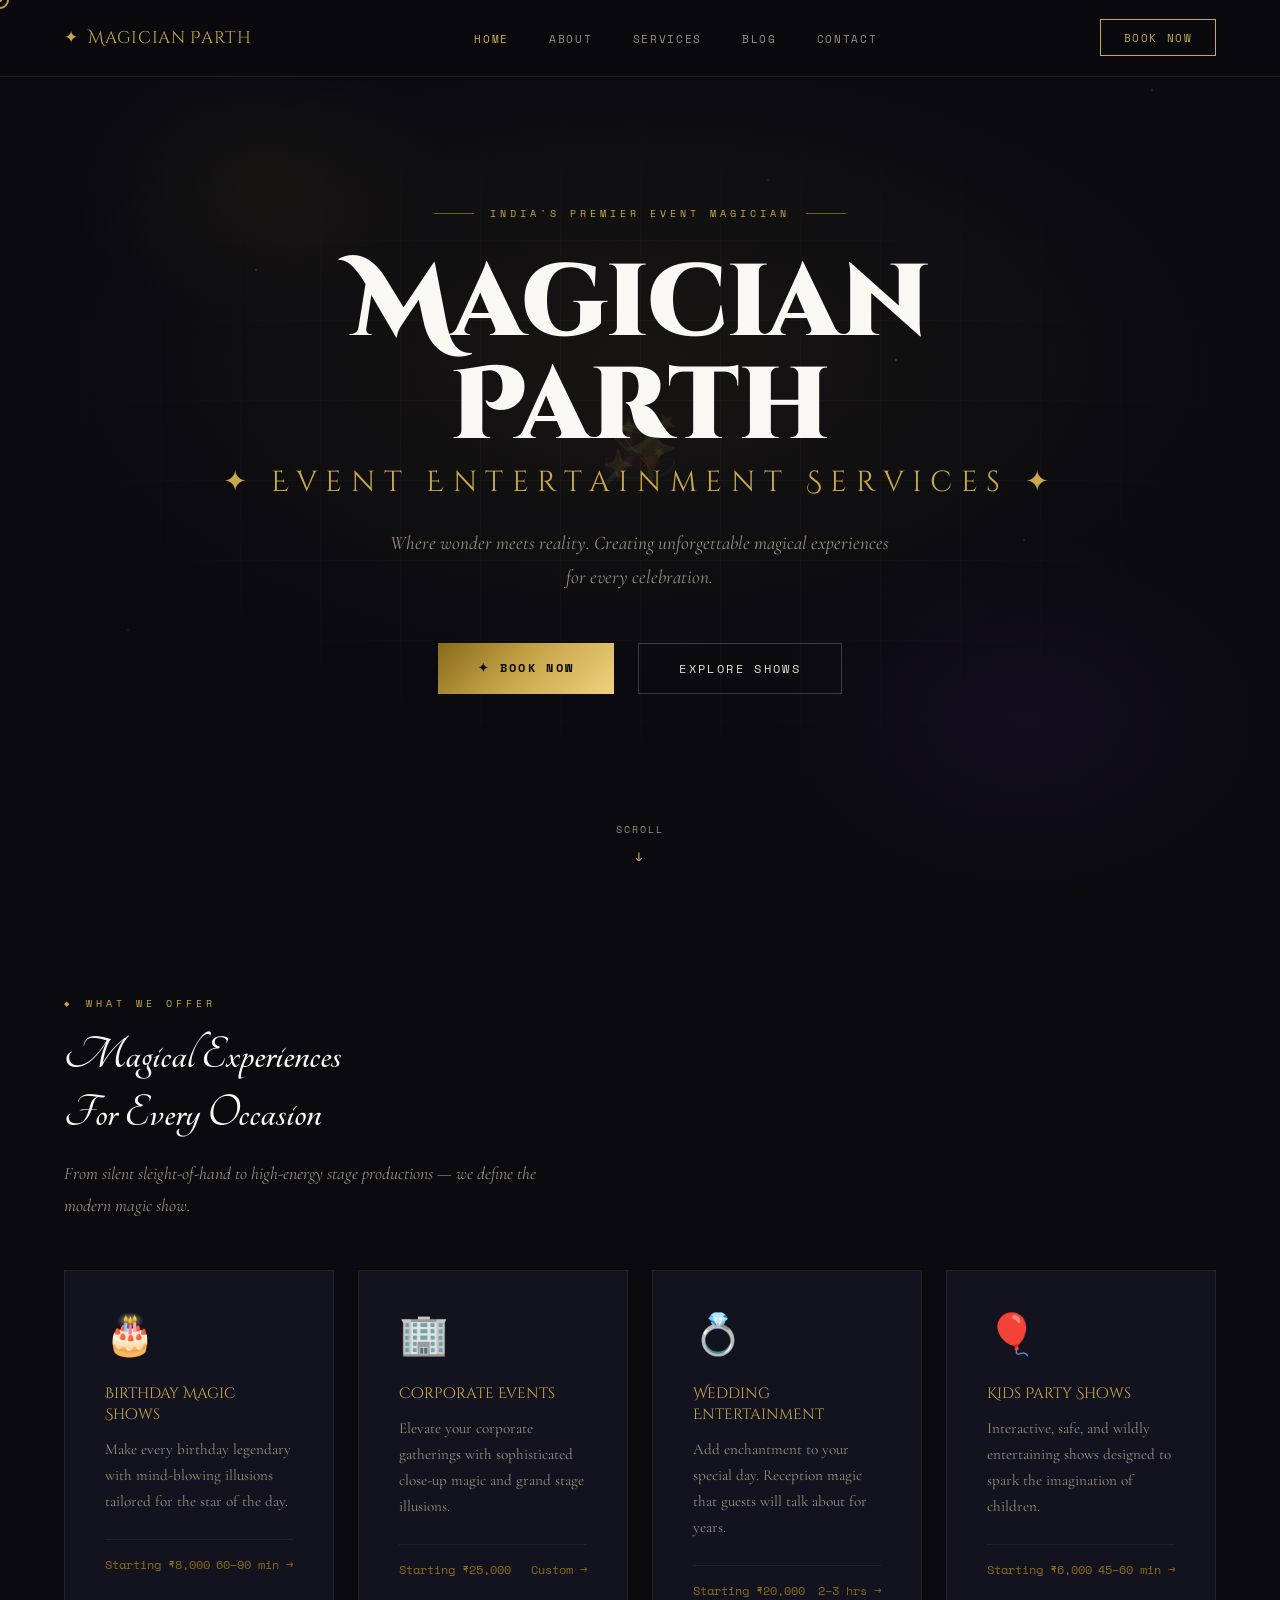
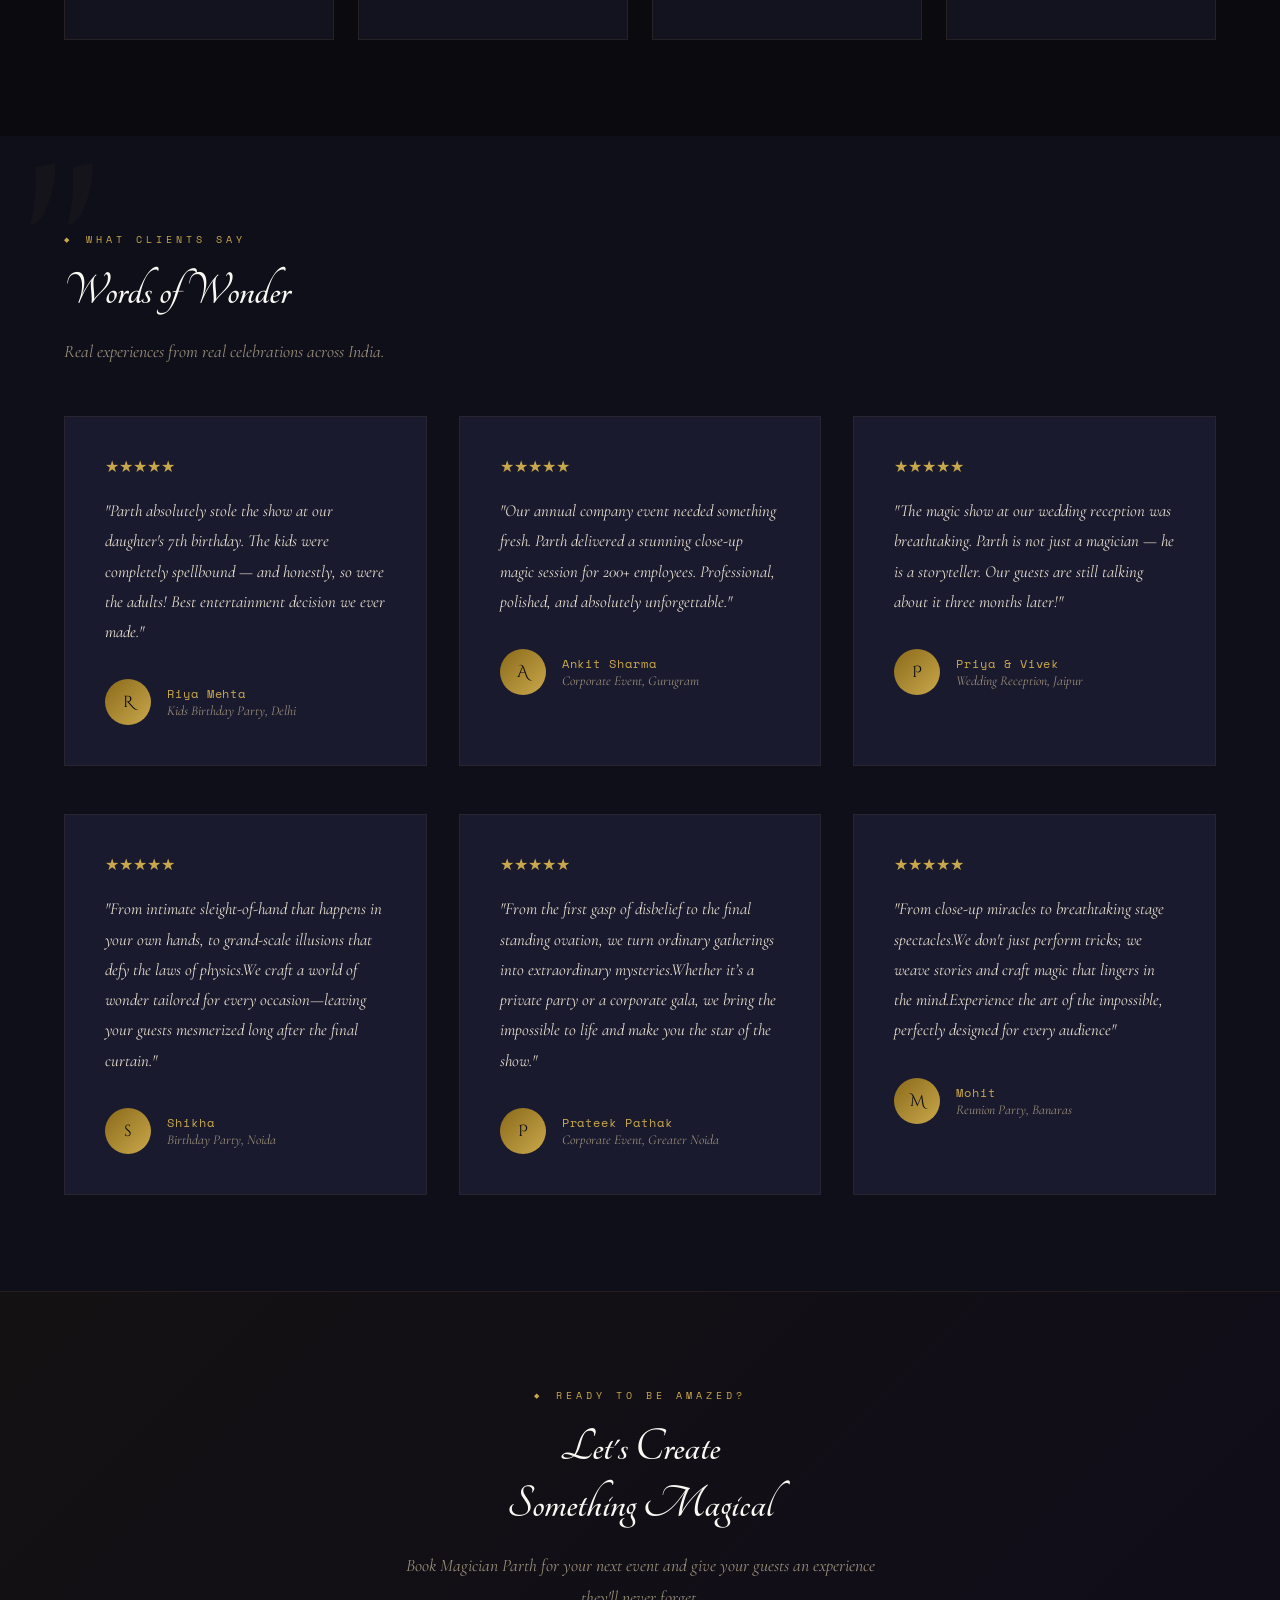
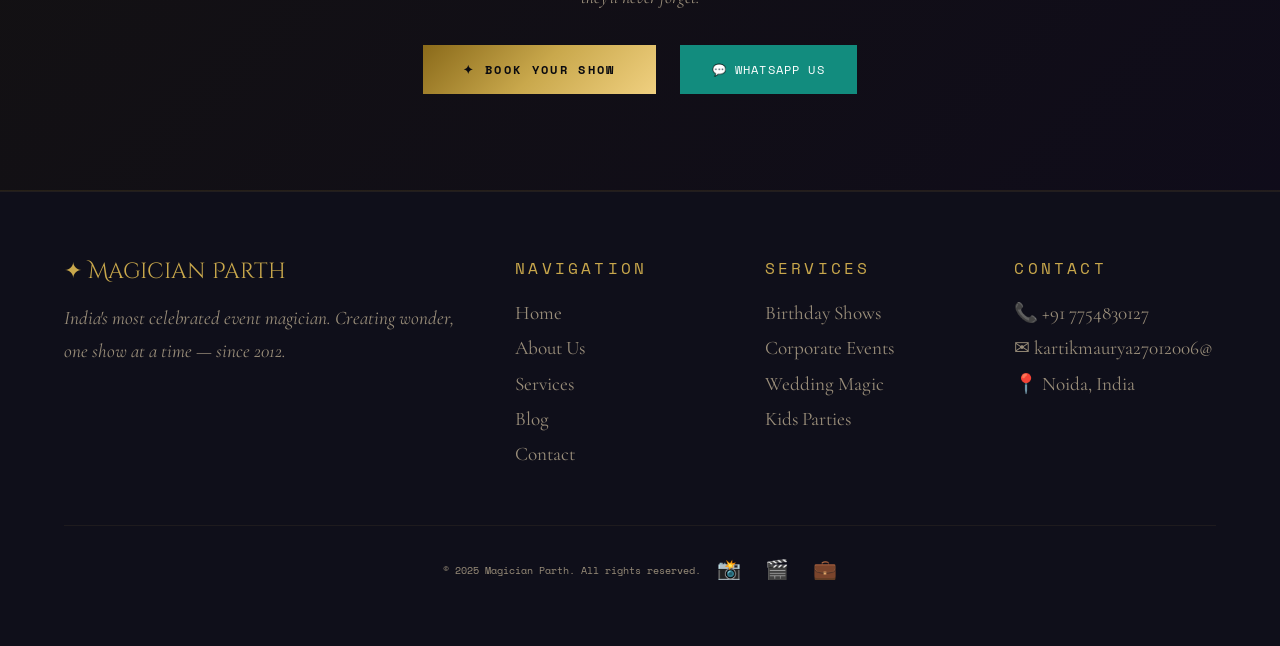
<file: index.html>
<!DOCTYPE html>
<html lang="en">
<head>
<meta charset="UTF-8">
<meta name="viewport" content="width=device-width, initial-scale=1.0">
<title>Magician Parth – Event Entertainment Services</title>
<link rel="stylesheet" href="style.css">
<style>
  /* HOME-SPECIFIC STYLES */
  .hero {
    min-height: 100vh; display: flex; align-items: center; justify-content: center;
    position: relative; overflow: hidden; background: var(--black);
  }
  .hero-bg {
    position: absolute; inset: 0;
    background:
      radial-gradient(ellipse 80% 60% at 50% 40%, rgba(201,168,76,0.07) 0%, transparent 60%),
      radial-gradient(ellipse 40% 40% at 80% 80%, rgba(124,58,237,0.08) 0%, transparent 50%),
      radial-gradient(ellipse 30% 30% at 20% 20%, rgba(201,168,76,0.05) 0%, transparent 50%);
  }
  .hero-stars {
    position: absolute; inset: 0;
    background-image:
      radial-gradient(1px 1px at 20% 30%, rgba(201,168,76,0.6) 0%, transparent 100%),
      radial-gradient(1px 1px at 60% 20%, rgba(201,168,76,0.4) 0%, transparent 100%),
      radial-gradient(1px 1px at 80% 60%, rgba(201,168,76,0.5) 0%, transparent 100%),
      radial-gradient(1px 1px at 10% 70%, rgba(201,168,76,0.3) 0%, transparent 100%),
      radial-gradient(1.5px 1.5px at 70% 40%, rgba(255,255,255,0.3) 0%, transparent 100%),
      radial-gradient(1px 1px at 90% 10%, rgba(201,168,76,0.5) 0%, transparent 100%);
    animation: twinkle 4s infinite alternate;
  }
  @keyframes twinkle { 0% { opacity: 0.6; } 100% { opacity: 1; } }
  .hero-grid {
    position: absolute; inset: 0;
    background-image: linear-gradient(rgba(201,168,76,0.04) 1px, transparent 1px),
                      linear-gradient(90deg, rgba(201,168,76,0.04) 1px, transparent 1px);
    background-size: 80px 80px;
    mask-image: radial-gradient(ellipse 70% 60% at center, black 20%, transparent 80%);
  }
  .floating-wand {
    position: absolute; font-size: 4rem; opacity: 0.07;
    animation: float 6s infinite ease-in-out; pointer-events: none;
  }
  .floating-wand:nth-child(1) { top: 15%; left: 8%; animation-delay: 0s; }
  .floating-wand:nth-child(2) { top: 60%; right: 8%; animation-delay: 2s; font-size: 2.5rem; }
  .floating-wand:nth-child(3) { bottom: 20%; left: 15%; animation-delay: 4s; font-size: 3rem; }
  @keyframes float { 0%,100%{transform:translateY(0) rotate(-5deg)} 50%{transform:translateY(-20px) rotate(5deg)} }

  .hero-content { text-align: center; position: relative; z-index: 2; padding: 2rem; }
  .hero-tag {
    font-family: 'Space Mono', monospace; font-size: 0.63rem;
    letter-spacing: 0.4em; text-transform: uppercase; color: var(--gold);
    margin-bottom: 2rem; display: flex; align-items: center; justify-content: center; gap: 1rem;
  }
  .hero-tag::before, .hero-tag::after { content: ''; width: 40px; height: 1px; background: var(--gold); opacity: 0.5; }
  .hero-name {
    font-family: 'Cinzel Decorative', serif;
    font-size: clamp(3rem, 8vw, 7rem); font-weight: 900;
    line-height: 1; color: var(--white); margin-bottom: 0.3rem;
    animation: heroGlow 3s infinite alternate;
  }
  @keyframes heroGlow {
    0% { text-shadow: 0 0 40px rgba(201,168,76,0.2); }
    100% { text-shadow: 0 0 100px rgba(201,168,76,0.5), 0 0 30px rgba(201,168,76,0.3); }
  }
  .hero-subtitle {
    font-family: 'Cinzel Decorative', serif;
    font-size: clamp(1rem, 2.5vw, 1.8rem); font-weight: 400;
    color: var(--gold); letter-spacing: 0.3em; margin-bottom: 1.5rem;
  }
  .hero-desc {
    font-size: 1.2rem; font-style: italic; color: var(--text-dim);
    max-width: 500px; margin: 0 auto 3rem; line-height: 1.8;
  }
  .hero-btns { display: flex; gap: 1.5rem; justify-content: center; flex-wrap: wrap; }
  .hero-scroll {
    position: absolute; bottom: 2rem; left: 50%; transform: translateX(-50%);
    display: flex; flex-direction: column; align-items: center; gap: 0.5rem;
    font-family: 'Space Mono', monospace; font-size: 0.6rem;
    letter-spacing: 0.2em; color: var(--text-dim); text-transform: uppercase;
    animation: bounce 2s infinite;
  }
  @keyframes bounce { 0%,100%{transform:translateX(-50%) translateY(0)} 50%{transform:translateX(-50%) translateY(8px)} }
  .hero-scroll::after { content: '↓'; font-size: 1rem; color: var(--gold); }

  @media (max-width: 600px) { .hero-btns { flex-direction: column; align-items: center; } }
</style>
</head>
<body data-page="home">

<div class="cursor" id="cursor"></div>
<div class="cursor-dot" id="cursorDot"></div>
<div class="notif" id="notif">✦ Thanks! We'll be in touch soon.</div>

<!-- NAV -->
<nav>
  <a href="index.html" class="nav-logo"><span>✦</span> Magician Parth</a>
  <button class="hamburger" onclick="toggleMenu()"><span></span><span></span><span></span></button>
  <ul class="nav-links" id="navLinks">
    <li><a href="index.html" data-page="home">Home</a></li>
    <li><a href="about.html" data-page="about">About</a></li>
    <li><a href="services.html" data-page="services">Services</a></li>
    <li><a href="blog.html" data-page="blog">Blog</a></li>
    <li><a href="contact.html" data-page="contact">Contact</a></li>
  </ul>
  <a href="contact.html" class="nav-cta">Book Now</a>
</nav>

<!-- HERO -->
<section class="hero">
  <div class="hero-bg"></div>
  <div class="hero-stars"></div>
  <div class="hero-grid"></div>
  <span class="floating-wand">🪄</span>
  <span class="floating-wand">✨</span>
  <span class="floating-wand">🎩</span>

  <div class="hero-content">
    <div class="hero-tag">India's Premier Event Magician</div>
    <h1 class="hero-name">Magician<br>Parth</h1>
    <div class="hero-subtitle">✦ Event Entertainment Services ✦</div>
    <p class="hero-desc">Where wonder meets reality. Creating unforgettable magical experiences for every celebration.</p>
    <div class="hero-btns">
      <a href="contact.html" class="btn-primary">✦ Book Now</a>
      <a href="services.html" class="btn-secondary">Explore Shows</a>
    </div>
  </div>
  <div class="hero-scroll">Scroll</div>
</section>

<!-- SERVICE HIGHLIGHTS -->
<section>
  <div class="section-tag">What We Offer</div>
  <h2 class="section-title">Magical Experiences<br>For Every Occasion</h2>
  <p class="section-sub">From silent sleight-of-hand to high-energy stage productions — we define the modern magic show.</p>
  <div class="services-grid">
    <a href="services.html" class="service-card">
      <span class="service-icon">🎂</span>
      <div class="service-name">Birthday Magic Shows</div>
      <p class="service-desc">Make every birthday legendary with mind-blowing illusions tailored for the star of the day.</p>
      <div class="service-price"><span>Starting ₹8,000</span><span>60–90 min →</span></div>
    </a>
    <a href="services.html" class="service-card">
      <span class="service-icon">🏢</span>
      <div class="service-name">Corporate Events</div>
      <p class="service-desc">Elevate your corporate gatherings with sophisticated close-up magic and grand stage illusions.</p>
      <div class="service-price"><span>Starting ₹25,000</span><span>Custom →</span></div>
    </a>
    <a href="services.html" class="service-card">
      <span class="service-icon">💍</span>
      <div class="service-name">Wedding Entertainment</div>
      <p class="service-desc">Add enchantment to your special day. Reception magic that guests will talk about for years.</p>
      <div class="service-price"><span>Starting ₹20,000</span><span>2–3 hrs →</span></div>
    </a>
    <a href="services.html" class="service-card">
      <span class="service-icon">🎈</span>
      <div class="service-name">Kids Party Shows</div>
      <p class="service-desc">Interactive, safe, and wildly entertaining shows designed to spark the imagination of children.</p>
      <div class="service-price"><span>Starting ₹6,000</span><span>45–60 min →</span></div>
    </a>
  </div>
</section>

<!-- TESTIMONIALS -->
<section class="testimonials">
  <div class="section-tag">What Clients Say</div>
  <h2 class="section-title">Words of Wonder</h2>
  <p class="section-sub">Real experiences from real celebrations across India.</p>
  <div class="testi-grid">
    <div class="testi-card">
      <div class="testi-stars">★★★★★</div>
      <p class="testi-text">"Parth absolutely stole the show at our daughter's 7th birthday. The kids were completely spellbound — and honestly, so were the adults! Best entertainment decision we ever made."</p>
      <div class="testi-author">
        <div class="testi-avatar">R</div>
        <div><div class="testi-name">Riya Mehta</div><div class="testi-event">Kids Birthday Party, Delhi</div></div>
      </div>
    </div>
    <div class="testi-card">
      <div class="testi-stars">★★★★★</div>
      <p class="testi-text">"Our annual company event needed something fresh. Parth delivered a stunning close-up magic session for 200+ employees. Professional, polished, and absolutely unforgettable."</p>
      <div class="testi-author">
        <div class="testi-avatar">A</div>
        <div><div class="testi-name">Ankit Sharma</div><div class="testi-event">Corporate Event, Gurugram</div></div>
      </div>
    </div>
    <div class="testi-card">
      <div class="testi-stars">★★★★★</div>
      <p class="testi-text">"The magic show at our wedding reception was breathtaking. Parth is not just a magician — he is a storyteller. Our guests are still talking about it three months later!"</p>
      <div class="testi-author">
        <div class="testi-avatar">P</div>
        <div><div class="testi-name">Priya & Vivek</div><div class="testi-event">Wedding Reception, Jaipur</div></div>
      </div>
    </div>
  </div>
  <div class="testi-grid">
    <div class="testi-card">
      <div class="testi-stars">★★★★★</div>
      <p class="testi-text">"From intimate sleight-of-hand that happens in your own hands, to grand-scale illusions that defy the laws of physics.We craft a world of wonder tailored for every occasion—leaving your guests mesmerized long after the final curtain."</p>
      <div class="testi-author">
        <div class="testi-avatar">s</div>
        <div><div class="testi-name">Shikha</div><div class="testi-event">Birthday Party, Noida</div></div>
      </div>
    </div>
    <div class="testi-card">
      <div class="testi-stars">★★★★★</div>
      <p class="testi-text">"From the first gasp of disbelief to the final standing ovation, we turn ordinary gatherings into extraordinary mysteries.Whether it’s a private party or a corporate gala, we bring the impossible to life and make you the star of the show."</p>
      <div class="testi-author">
        <div class="testi-avatar">P</div>
        <div><div class="testi-name">Prateek Pathak</div><div class="testi-event">Corporate Event, Greater Noida</div></div>
      </div>
    </div>
    <div class="testi-card">
      <div class="testi-stars">★★★★★</div>
      <p class="testi-text">"From close-up miracles to breathtaking stage spectacles.We don't just perform tricks; we weave stories and craft magic that lingers in the mind.Experience the art of the impossible, perfectly designed for every audience"</p>
      <div class="testi-author">
        <div class="testi-avatar">M</div>
        <div><div class="testi-name">Mohit</div><div class="testi-event">Reunion Party, Banaras</div></div>
      </div>
    </div>
  </div>
</section>

<!-- CTA BAND -->
<section class="cta-band">
  <div class="section-tag" style="justify-content:center;">Ready to be amazed?</div>
  <h2 class="section-title">Let's Create<br>Something Magical</h2>
  <p class="section-sub" style="margin:0 auto 0; text-align:center;">Book Magician Parth for your next event and give your guests an experience they'll never forget.</p>
  <div class="cta-btns">
    <a href="contact.html" class="btn-primary">✦ Book Your Show</a>
    <a class="wa-btn" href="https://wa.me/917754830127" target="_blank">💬 WhatsApp Us</a>
  </div>
</section>

<!-- FOOTER -->
<footer>
  <div class="footer-grid">
    <div>
      <div class="footer-logo">✦ Magician Parth</div>
      <p class="footer-tagline">India's most celebrated event magician. Creating wonder, one show at a time — since 2012.</p>
    </div>
    <div>
      <div class="footer-heading">Navigation</div>
      <a class="footer-link" href="index.html">Home</a>
      <a class="footer-link" href="about.html">About Us</a>
      <a class="footer-link" href="services.html">Services</a>
      <a class="footer-link" href="blog.html">Blog</a>
      <a class="footer-link" href="contact.html">Contact</a>
    </div>
    <div>
      <div class="footer-heading">Services</div>
      <a class="footer-link" href="services.html">Birthday Shows</a>
      <a class="footer-link" href="services.html">Corporate Events</a>
      <a class="footer-link" href="services.html">Wedding Magic</a>
      <a class="footer-link" href="services.html">Kids Parties</a>
    </div>
    <div>
      <div class="footer-heading">Contact</div>
      <span class="footer-link">📞 +91 7754830127</span>
      <span class="footer-link">✉ kartikmaurya27012006@</span>
      <span class="footer-link">📍 Noida, India</span>
    </div>
  </div>
  <div class="footer-bottom">
    <div class="footer-copy">© 2025 Magician Parth. All rights reserved.</div>
    <div class="footer-socials">
      <span class="social-icon">📸</span><span class="social-icon">🎬</span><span class="social-icon">💼</span>
    </div>
  </div>
</footer>

<script src="main.js"></script>
</body>
</html>
</file>
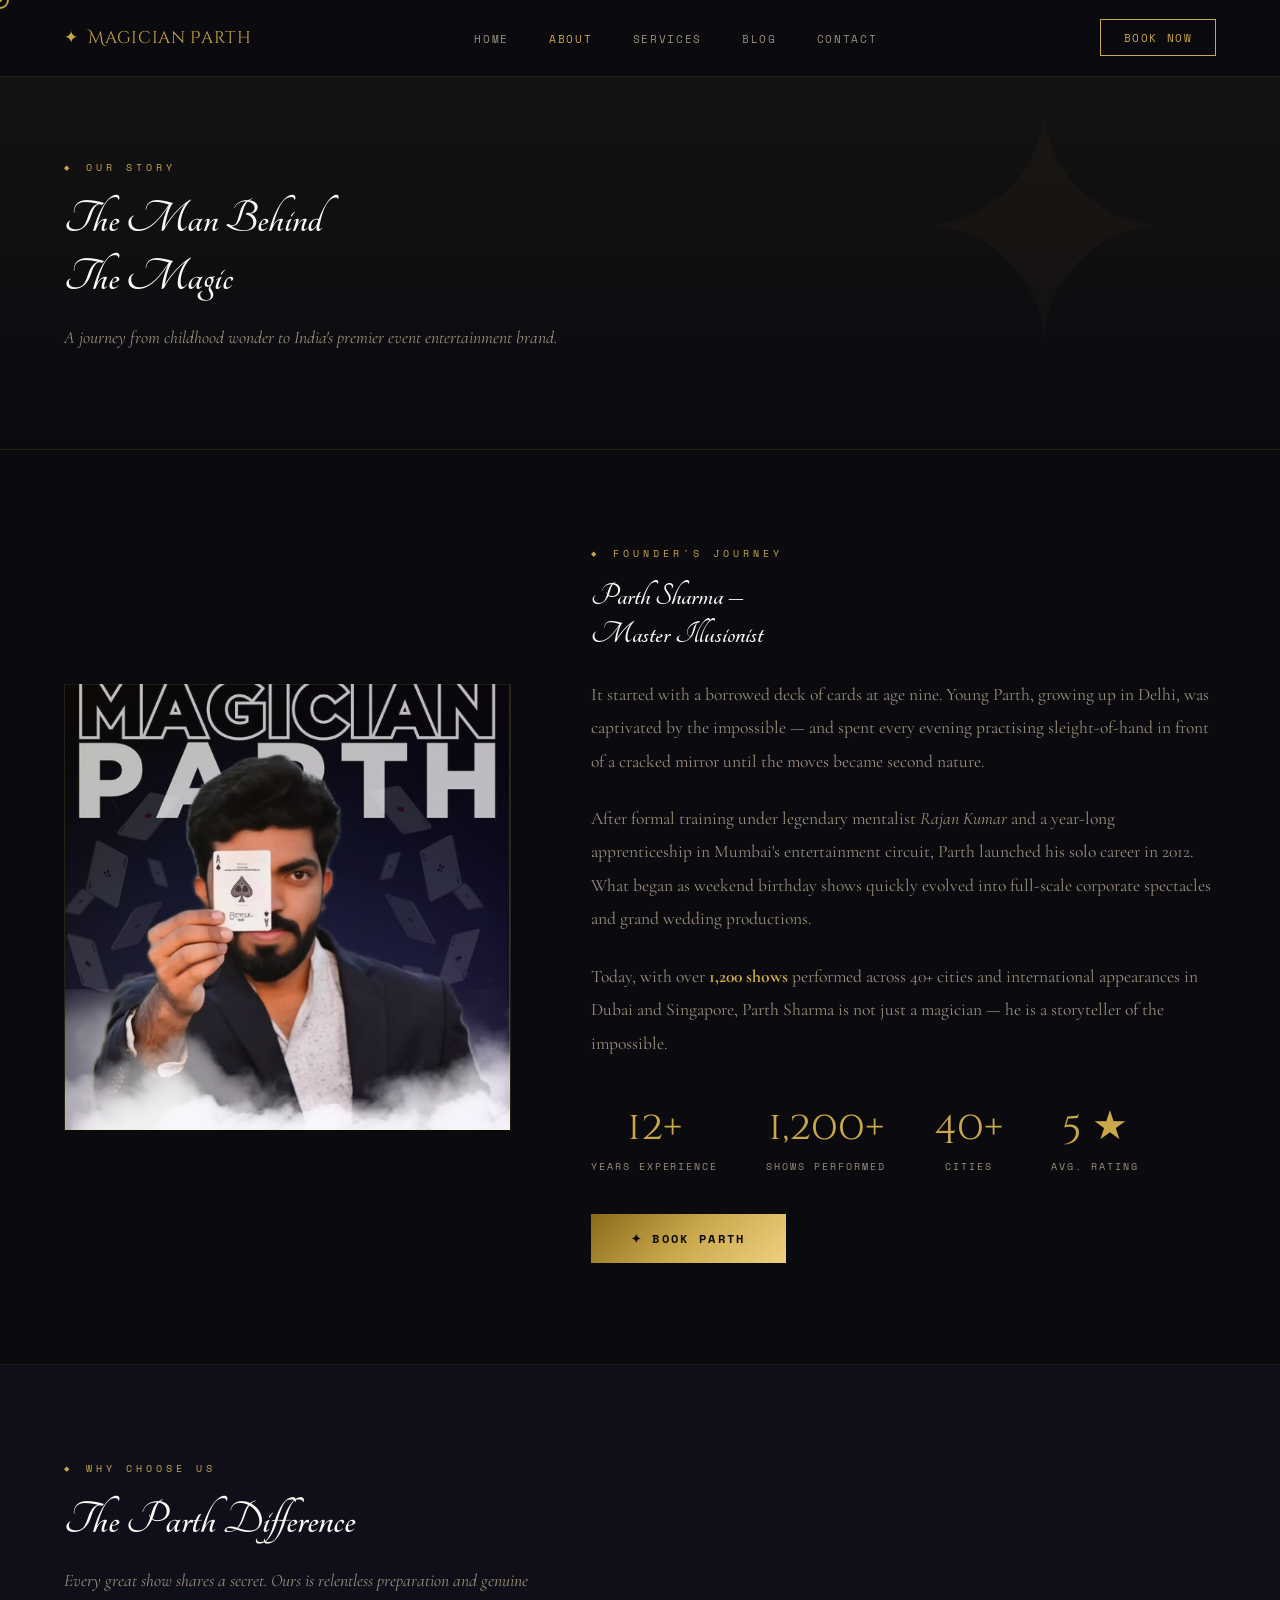
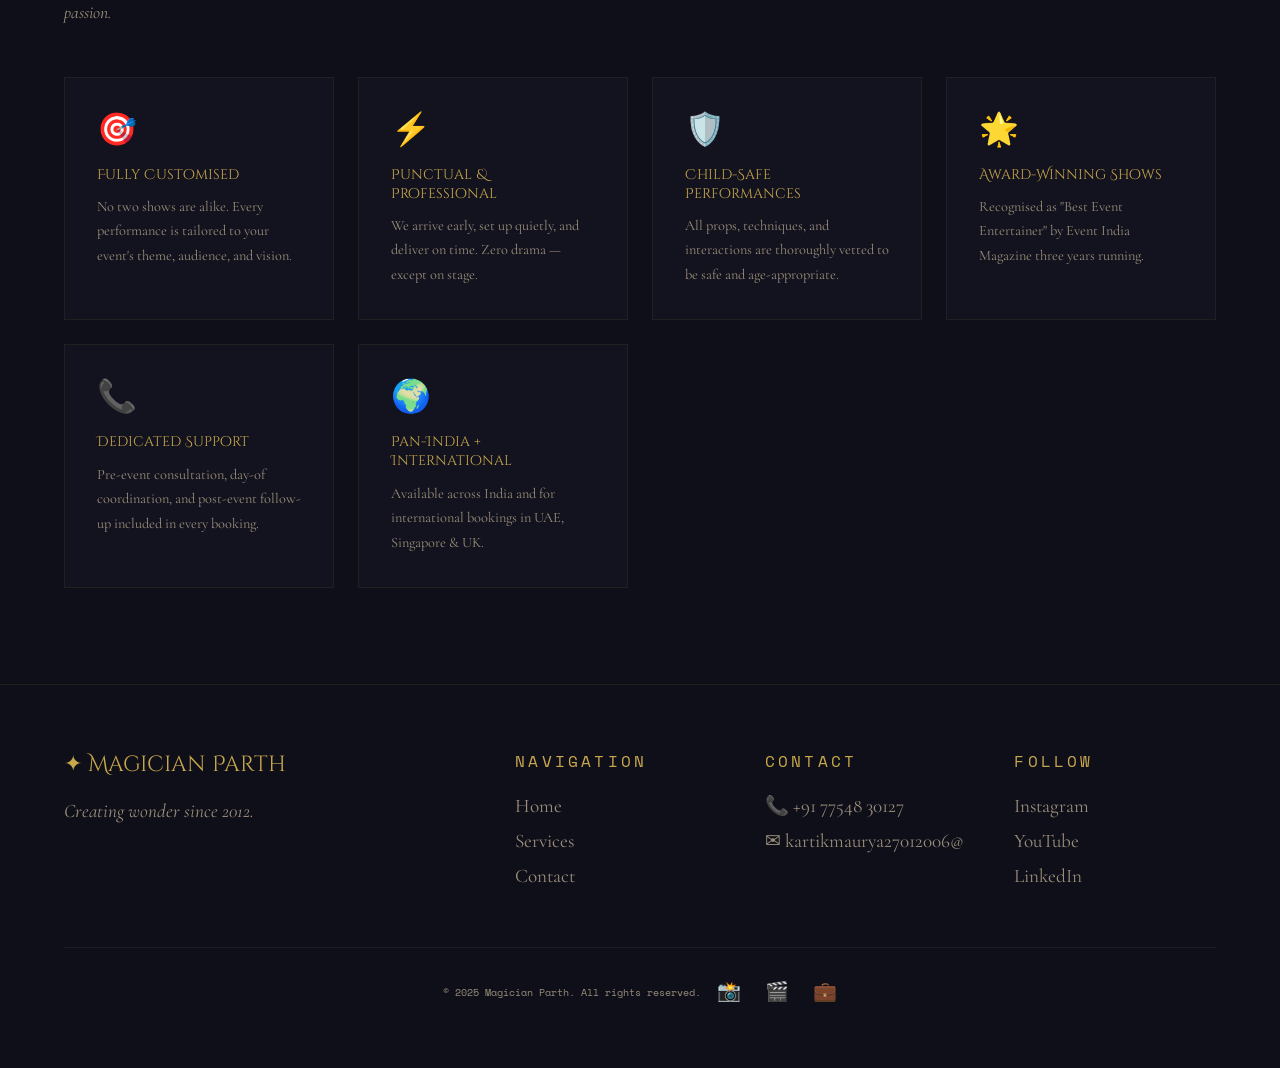
<file: about.html>
<!DOCTYPE html>
<html lang="en">
<head>
<meta charset="UTF-8">
<meta name="viewport" content="width=device-width, initial-scale=1.0">
<title>About Us – Magician Parth</title>
<link rel="stylesheet" href="style.css">
<style>
  .page-hero {
    min-height: 50vh; padding: 10rem 4rem 5rem;
    background: linear-gradient(180deg, rgba(201,168,76,0.06) 0%, transparent 100%);
    border-bottom: 1px solid rgba(201,168,76,0.1);
    position: relative; overflow: hidden;
  }
  .page-hero::after {
    content: '✦'; position: absolute; font-size: 20rem;
    right: 8%; top: 10%; color: rgba(201,168,76,0.03); pointer-events: none;
    font-family: serif;
  }
  .about-story { display: grid; grid-template-columns: 1fr 1.4fr; gap: 5rem; align-items: center; }
  .about-img {
    aspect-ratio: 4/4; background: url('img.png') no-repeat center/cover;
    border: 1px solid rgba(201,168,76,0.15);
    display: flex; align-items: center; justify-content: center;
    font-size: 8rem; position: relative; overflow: hidden;
  }
  .about-img::before {
    content: ''; position: absolute; inset: 0;
    background: linear-gradient(135deg, rgba(201,168,76,0.05), rgba(124,58,237,0.05));
  }
  .story-text { font-size: 1.1rem; color: var(--text-dim); line-height: 1.9; }
  .story-text p { margin-bottom: 1.5rem; }
  .stats-row { display: flex; gap: 3rem; margin: 2.5rem 0; flex-wrap: wrap; }
  .stat { text-align: center; }
  .stat-num { font-family: 'Cinzel Decorative', serif; font-size: 2.5rem; color: var(--gold); }
  .stat-label { font-family: 'Space Mono', monospace; font-size: 0.62rem; color: var(--text-dim); letter-spacing: 0.2em; text-transform: uppercase; margin-top: 0.3rem; }

  .why-section { background: var(--deep); border-top: 1px solid rgba(201,168,76,0.08); }
  .why-grid { display: grid; grid-template-columns: repeat(auto-fit, minmax(240px, 1fr)); gap: 1.5rem; margin-top: 3rem; }
  .why-card {
    background: var(--card); border: 1px solid rgba(201,168,76,0.08);
    padding: 2rem; transition: all 0.3s;
  }
  .why-card:hover { border-color: rgba(201,168,76,0.25); transform: translateY(-3px); }
  .why-icon { font-size: 2rem; margin-bottom: 1rem; }
  .why-title { font-family: 'Cinzel Decorative', serif; font-size: 0.88rem; color: var(--gold); margin-bottom: 0.7rem; }
  .why-desc { font-size: 0.9rem; color: var(--text-dim); line-height: 1.7; }

  @media (max-width: 900px) {
    .page-hero { padding: 8rem 1.5rem 3rem; }
    .about-story { grid-template-columns: 1fr; }
    .stats-row { gap: 2rem; }
  }
</style>
</head>
<body data-page="about">

<div class="cursor" id="cursor"></div>
<div class="cursor-dot" id="cursorDot"></div>

<!-- NAV -->
<nav>
  <a href="index.html" class="nav-logo"><span>✦</span> Magician Parth</a>
  <button class="hamburger" onclick="toggleMenu()"><span></span><span></span><span></span></button>
  <ul class="nav-links" id="navLinks">
    <li><a href="index.html" data-page="home">Home</a></li>
    <li><a href="about.html" data-page="about">About</a></li>
    <li><a href="services.html" data-page="services">Services</a></li>
    <li><a href="blog.html" data-page="blog">Blog</a></li>
    <li><a href="contact.html" data-page="contact">Contact</a></li>
  </ul>
  <a href="contact.html" class="nav-cta">Book Now</a>
</nav>

<!-- PAGE HERO -->
<div class="page-hero">
  <div class="section-tag">Our Story</div>
  <h1 class="section-title">The Man Behind<br>The Magic</h1>
  <p class="section-sub">A journey from childhood wonder to India's premier event entertainment brand.</p>
</div>

<!-- FOUNDER STORY -->
<section>
  <div class="about-story">
    <div class="about-img"></div>
    <div>
      <div class="section-tag">Founder's Journey</div>
      <h2 class="section-title" style="font-size:clamp(1.4rem,3vw,2rem); margin-bottom:1.5rem;">Parth Sharma –<br>Master Illusionist</h2>
      <div class="story-text">
        <p>It started with a borrowed deck of cards at age nine. Young Parth, growing up in Delhi, was captivated by the impossible — and spent every evening practising sleight-of-hand in front of a cracked mirror until the moves became second nature.</p>
        <p>After formal training under legendary mentalist <em>Rajan Kumar</em> and a year-long apprenticeship in Mumbai's entertainment circuit, Parth launched his solo career in 2012. What began as weekend birthday shows quickly evolved into full-scale corporate spectacles and grand wedding productions.</p>
        <p>Today, with over <strong style="color:var(--gold)">1,200 shows</strong> performed across 40+ cities and international appearances in Dubai and Singapore, Parth Sharma is not just a magician — he is a storyteller of the impossible.</p>
      </div>
      <div class="stats-row">
        <div class="stat"><div class="stat-num">12+</div><div class="stat-label">Years Experience</div></div>
        <div class="stat"><div class="stat-num">1,200+</div><div class="stat-label">Shows Performed</div></div>
        <div class="stat"><div class="stat-num">40+</div><div class="stat-label">Cities</div></div>
        <div class="stat"><div class="stat-num">5 ★</div><div class="stat-label">Avg. Rating</div></div>
      </div>
      <a href="contact.html" class="btn-primary">✦ Book Parth</a>
    </div>
  </div>
</section>

<!-- WHY CHOOSE US -->
<section class="why-section">
  <div class="section-tag">Why Choose Us</div>
  <h2 class="section-title">The Parth Difference</h2>
  <p class="section-sub">Every great show shares a secret. Ours is relentless preparation and genuine passion.</p>
  <div class="why-grid">
    <div class="why-card">
      <div class="why-icon">🎯</div>
      <div class="why-title">Fully Customised</div>
      <p class="why-desc">No two shows are alike. Every performance is tailored to your event's theme, audience, and vision.</p>
    </div>
    <div class="why-card">
      <div class="why-icon">⚡</div>
      <div class="why-title">Punctual & Professional</div>
      <p class="why-desc">We arrive early, set up quietly, and deliver on time. Zero drama — except on stage.</p>
    </div>
    <div class="why-card">
      <div class="why-icon">🛡️</div>
      <div class="why-title">Child-Safe Performances</div>
      <p class="why-desc">All props, techniques, and interactions are thoroughly vetted to be safe and age-appropriate.</p>
    </div>
    <div class="why-card">
      <div class="why-icon">🌟</div>
      <div class="why-title">Award-Winning Shows</div>
      <p class="why-desc">Recognised as "Best Event Entertainer" by Event India Magazine three years running.</p>
    </div>
    <div class="why-card">
      <div class="why-icon">📞</div>
      <div class="why-title">Dedicated Support</div>
      <p class="why-desc">Pre-event consultation, day-of coordination, and post-event follow-up included in every booking.</p>
    </div>
    <div class="why-card">
      <div class="why-icon">🌍</div>
      <div class="why-title">Pan-India + International</div>
      <p class="why-desc">Available across India and for international bookings in UAE, Singapore & UK.</p>
    </div>
  </div>
</section>

<!-- FOOTER -->
<footer>
  <div class="footer-grid">
    <div>
      <div class="footer-logo">✦ Magician Parth</div>
      <p class="footer-tagline">Creating wonder since 2012.</p>
    </div>
    <div>
      <div class="footer-heading">Navigation</div>
      <a class="footer-link" href="index.html">Home</a>
      <a class="footer-link" href="services.html">Services</a>
      <a class="footer-link" href="contact.html">Contact</a>
    </div>
    <div>
      <div class="footer-heading">Contact</div>
      <span class="footer-link">📞 +91 77548 30127</span>
      <span class="footer-link">✉ kartikmaurya27012006@</span>
    </div>
    <div>
      <div class="footer-heading">Follow</div>
      <span class="footer-link">Instagram</span>
      <span class="footer-link">YouTube</span>
      <span class="footer-link">LinkedIn</span>
    </div>
  </div>
  <div class="footer-bottom">
    <div class="footer-copy">© 2025 Magician Parth. All rights reserved.</div>
    <div class="footer-socials"><span class="social-icon">📸</span><span class="social-icon">🎬</span><span class="social-icon">💼</span></div>
  </div>
</footer>

<script src="main.js"></script>
</body>
</html>
</file>
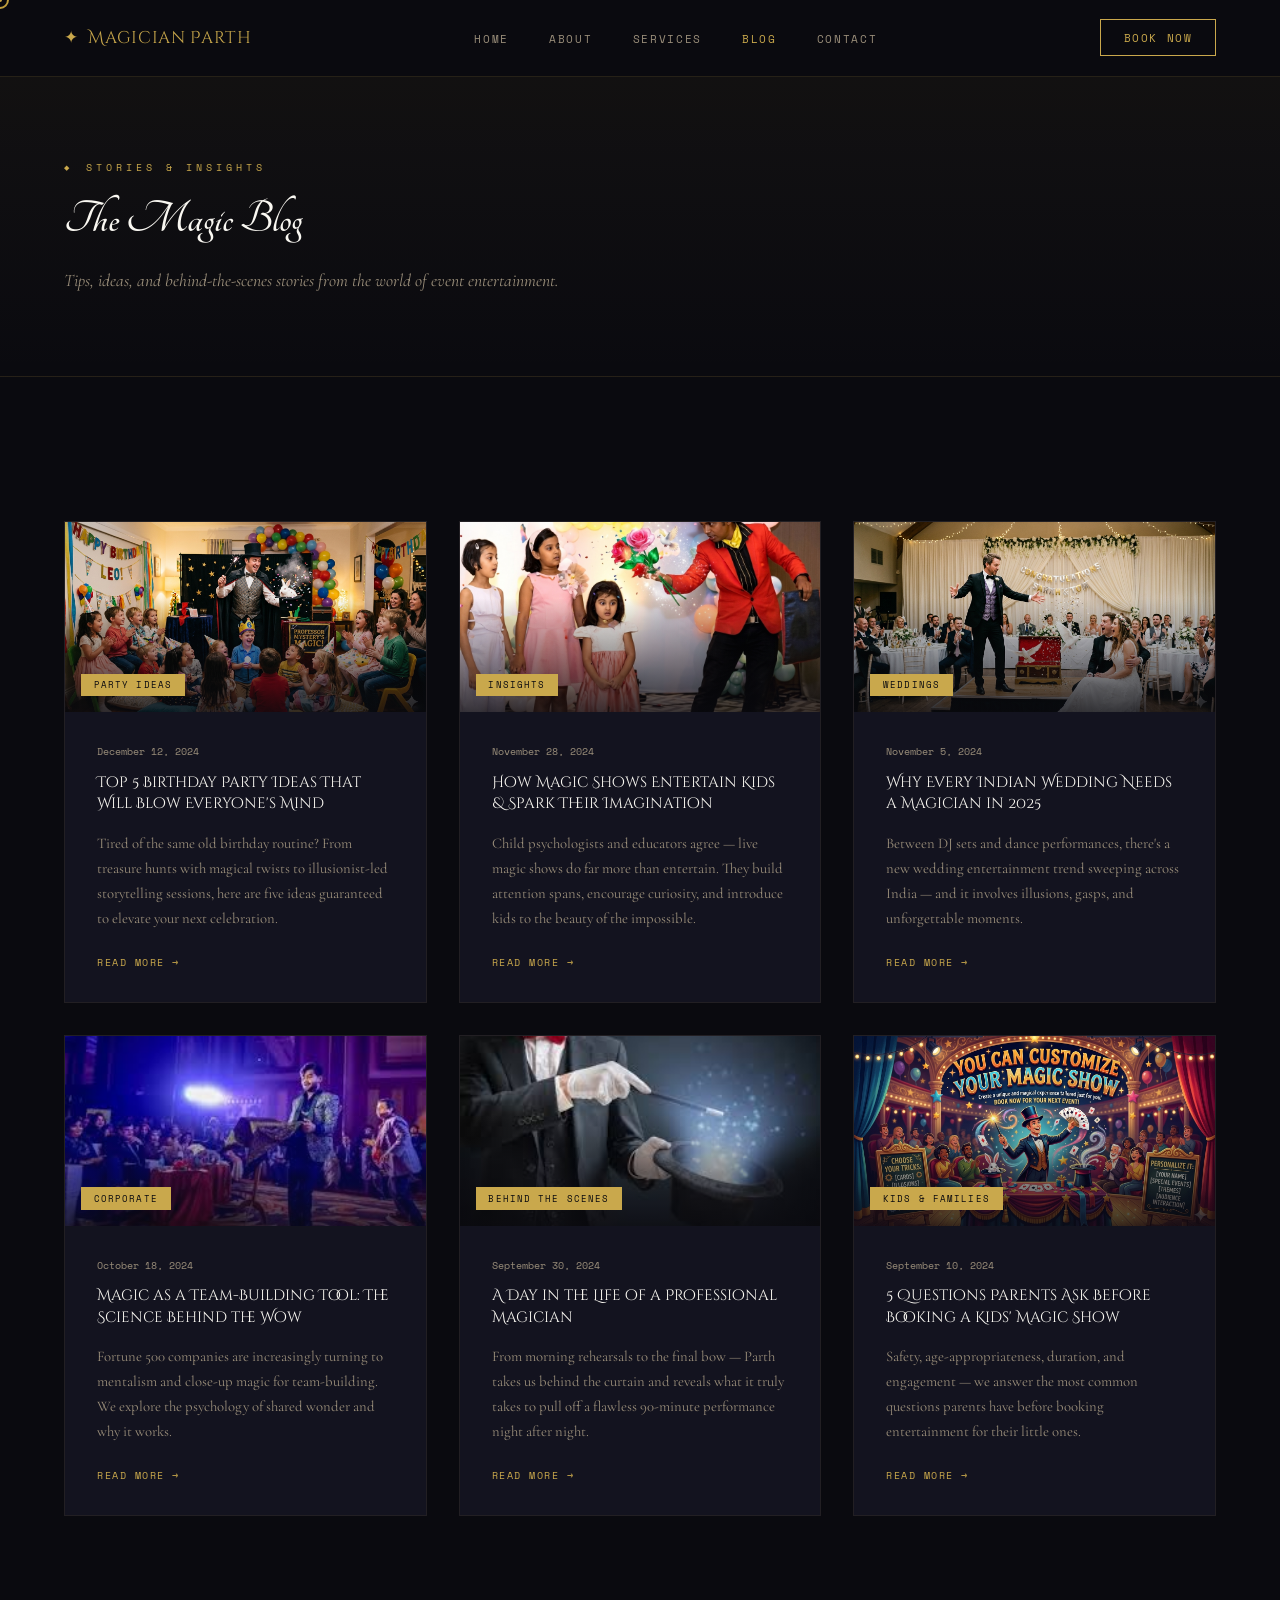
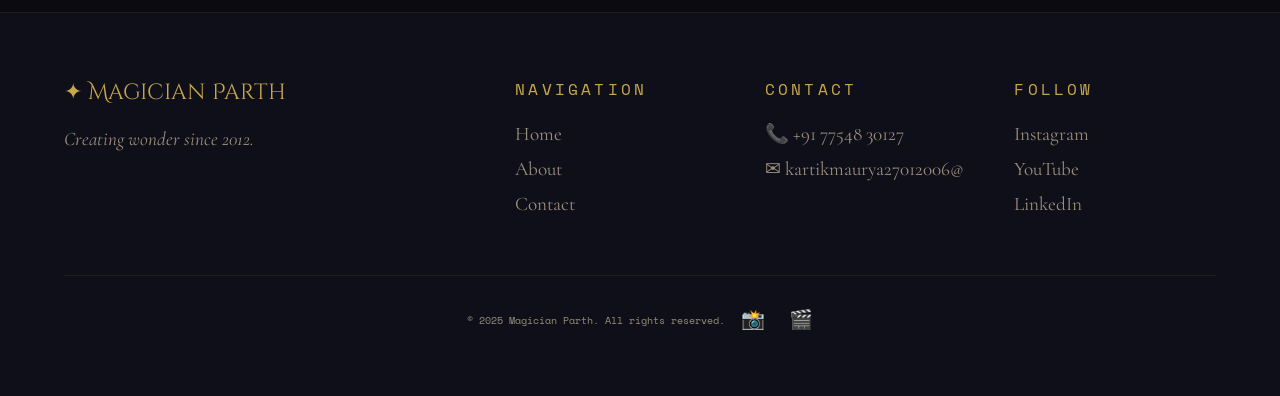
<file: blog.html>
<!DOCTYPE html>
<html lang="en">
<head>
<meta charset="UTF-8">
<meta name="viewport" content="width=device-width, initial-scale=1.0">
<title>Blog – Magician Parth</title>
<link rel="stylesheet" href="style.css">
<style>
  .page-hero {
    padding: 10rem 4rem 5rem;
    background: linear-gradient(180deg, rgba(201,168,76,0.05) 0%, transparent 100%);
    border-bottom: 1px solid rgba(201,168,76,0.1);
  }
  .blog-grid {
    display: grid; grid-template-columns: repeat(auto-fill, minmax(320px, 1fr));
    gap: 2rem; margin-top: 3rem;
  }
  .blog-card {
    background: var(--card); border: 1px solid rgba(201,168,76,0.08);
    overflow: hidden; transition: all 0.4s; cursor: pointer;
    text-decoration: none; display: block; color: inherit;
  }
  .blog-card:hover { border-color: rgba(201,168,76,0.25); transform: translateY(-5px); box-shadow: 0 20px 60px rgba(0,0,0,0.4); }
  .blog-img {
    height: 190px; display: flex; align-items: center; justify-content: center; background-image: url('birthdayparty.png'); background-size: cover; background-position: center;
    font-size: 4rem; position: relative; overflow: hidden;
  }
  .blog-img img {
    width: 100%; height: 100%; object-fit: cover;
  }
  .blog-img::after {
    content: ''; position: absolute; inset: 0;
    background: linear-gradient(180deg, transparent 40%, rgba(10,10,15,0.8) 100%);
  }
  .blog-cat {
    position: absolute; bottom: 1rem; left: 1rem;
    font-family: 'Space Mono', monospace; font-size: 0.58rem;
    letter-spacing: 0.12em; text-transform: uppercase;
    padding: 0.3rem 0.8rem; background: var(--gold); color: var(--black); z-index: 1;
  }
  .blog-body { padding: 2rem; }
  .blog-date { font-family: 'Space Mono', monospace; font-size: 0.63rem; color: var(--text-dim); margin-bottom: 0.8rem; }
  .blog-title { font-family: 'Cinzel Decorative', serif; font-size: 0.95rem; color: var(--white); margin-bottom: 1rem; line-height: 1.4; }
  .blog-excerpt { font-size: 0.92rem; color: var(--text-dim); line-height: 1.7; margin-bottom: 1.5rem; }
  .blog-read {
    font-family: 'Space Mono', monospace; font-size: 0.63rem;
    color: var(--gold); letter-spacing: 0.15em; text-transform: uppercase;
    display: flex; align-items: center; gap: 0.5rem; transition: gap 0.3s;
  }
  .blog-card:hover .blog-read { gap: 1rem; }

  @media (max-width: 900px) { .page-hero { padding: 8rem 1.5rem 3rem; } }
</style>
</head>
<body data-page="blog">

<div class="cursor" id="cursor"></div>
<div class="cursor-dot" id="cursorDot"></div>

<!-- NAV -->
<nav>
  <a href="index.html" class="nav-logo"><span>✦</span> Magician Parth</a>
  <button class="hamburger" onclick="toggleMenu()"><span></span><span></span><span></span></button>
  <ul class="nav-links" id="navLinks">
    <li><a href="index.html" data-page="home">Home</a></li>
    <li><a href="about.html" data-page="about">About</a></li>
    <li><a href="services.html" data-page="services">Services</a></li>
    <li><a href="blog.html" data-page="blog">Blog</a></li>
    <li><a href="contact.html" data-page="contact">Contact</a></li>
  </ul>
  <a href="contact.html" class="nav-cta">Book Now</a>
</nav>

<!-- PAGE HERO -->
<div class="page-hero">
  <div class="section-tag">Stories & Insights</div>
  <h1 class="section-title">The Magic Blog</h1>
  <p class="section-sub">Tips, ideas, and behind-the-scenes stories from the world of event entertainment.</p>
</div>

<!-- BLOG LISTING -->
<section>
  <div class="blog-grid">

    <a href="#" class="blog-card">
      <div class="blog-img" style="background: linear-gradient(135deg, #1a1a2e, #0f3460);">
        <img src="birthdayparty.png" alt="Birthday Party Ideas">
        <span class="blog-cat">Party Ideas</span>
      </div>
      <div class="blog-body">
        <div class="blog-date">December 12, 2024</div>
        <div class="blog-title">Top 5 Birthday Party Ideas That Will Blow Everyone's Mind</div>
        <p class="blog-excerpt">Tired of the same old birthday routine? From treasure hunts with magical twists to illusionist-led storytelling sessions, here are five ideas guaranteed to elevate your next celebration.</p>
        <div class="blog-read">Read More →</div>
      </div>
    </a>

    <a href="#" class="blog-card">
      <div class="blog-img" style="background: linear-gradient(135deg, #0a1628, #1e3a5f);">
        <img src="kidmagic.png" alt="Insights">
        <span class="blog-cat">Insights</span>
      </div>
      <div class="blog-body">
        <div class="blog-date">November 28, 2024</div>
        <div class="blog-title">How Magic Shows Entertain Kids & Spark Their Imagination</div>
        <p class="blog-excerpt">Child psychologists and educators agree — live magic shows do far more than entertain. They build attention spans, encourage curiosity, and introduce kids to the beauty of the impossible.</p>
        <div class="blog-read">Read More →</div>
      </div>
    </a>

    <a href="#" class="blog-card">
      <div class="blog-img" style="background: linear-gradient(135deg, #1a0a28, #3d1a5f);">
        <img src="wedingparty.png" alt="Weddings">
        <span class="blog-cat">Weddings</span>
      </div>
      <div class="blog-body">
        <div class="blog-date">November 5, 2024</div>
        <div class="blog-title">Why Every Indian Wedding Needs a Magician in 2025</div>
        <p class="blog-excerpt">Between DJ sets and dance performances, there's a new wedding entertainment trend sweeping across India — and it involves illusions, gasps, and unforgettable moments.</p>
        <div class="blog-read">Read More →</div>
      </div>
    </a>

    <a href="#" class="blog-card">
      <div class="blog-img" style="background: linear-gradient(135deg, #0a1a10, #1a3a20);">
        <img src="corparty.jpg" alt="Corporate">
        <span class="blog-cat">Corporate</span>
      </div>
      <div class="blog-body">
        <div class="blog-date">October 18, 2024</div>
        <div class="blog-title">Magic as a Team-Building Tool: The Science Behind the Wow</div>
        <p class="blog-excerpt">Fortune 500 companies are increasingly turning to mentalism and close-up magic for team-building. We explore the psychology of shared wonder and why it works.</p>
        <div class="blog-read">Read More →</div>
      </div>
    </a>

    <a href="#" class="blog-card">
      <div class="blog-img" style="background: linear-gradient(135deg, #1a1010, #3a1010);">
        <img src="pro.jpg" alt="Behind the Scenes">
        <span class="blog-cat">Behind the Scenes</span>
      </div>
      <div class="blog-body">
        <div class="blog-date">September 30, 2024</div>
        <div class="blog-title">A Day in the Life of a Professional Magician</div>
        <p class="blog-excerpt">From morning rehearsals to the final bow — Parth takes us behind the curtain and reveals what it truly takes to pull off a flawless 90-minute performance night after night.</p>
        <div class="blog-read">Read More →</div>
      </div>
    </a>

    <a href="#" class="blog-card">
      <div class="blog-img" style="background: linear-gradient(135deg, #0a0a1a, #1a0a3a);">
        <img src="coust.png" alt="Kids & Families">
        <span class="blog-cat">Kids & Families</span>
      </div>
      <div class="blog-body">
        <div class="blog-date">September 10, 2024</div>
        <div class="blog-title">5 Questions Parents Ask Before Booking a Kids' Magic Show</div>
        <p class="blog-excerpt">Safety, age-appropriateness, duration, and engagement — we answer the most common questions parents have before booking entertainment for their little ones.</p>
        <div class="blog-read">Read More →</div>
      </div>
    </a>

  </div>
</section>

<!-- FOOTER -->
<footer>
  <div class="footer-grid">
    <div>
      <div class="footer-logo">✦ Magician Parth</div>
      <p class="footer-tagline">Creating wonder since 2012.</p>
    </div>
    <div>
      <div class="footer-heading">Navigation</div>
      <a class="footer-link" href="index.html">Home</a>
      <a class="footer-link" href="about.html">About</a>
      <a class="footer-link" href="contact.html">Contact</a>
    </div>
    <div>
      <div class="footer-heading">Contact</div>
      <span class="footer-link">📞 +91 77548 30127</span>
      <span class="footer-link">✉ kartikmaurya27012006@</span>
    </div>
    <div>
      <div class="footer-heading">Follow</div>
      <span class="footer-link">Instagram</span>
      <span class="footer-link">YouTube</span>
      <span class="footer-link">LinkedIn</span>
    </div>
  </div>
  <div class="footer-bottom">
    <div class="footer-copy">© 2025 Magician Parth. All rights reserved.</div>
    <div class="footer-socials"><span class="social-icon">📸</span><span class="social-icon">🎬</span></div>
  </div>
</footer>

<script src="main.js"></script>
</body>
</html>
</file>
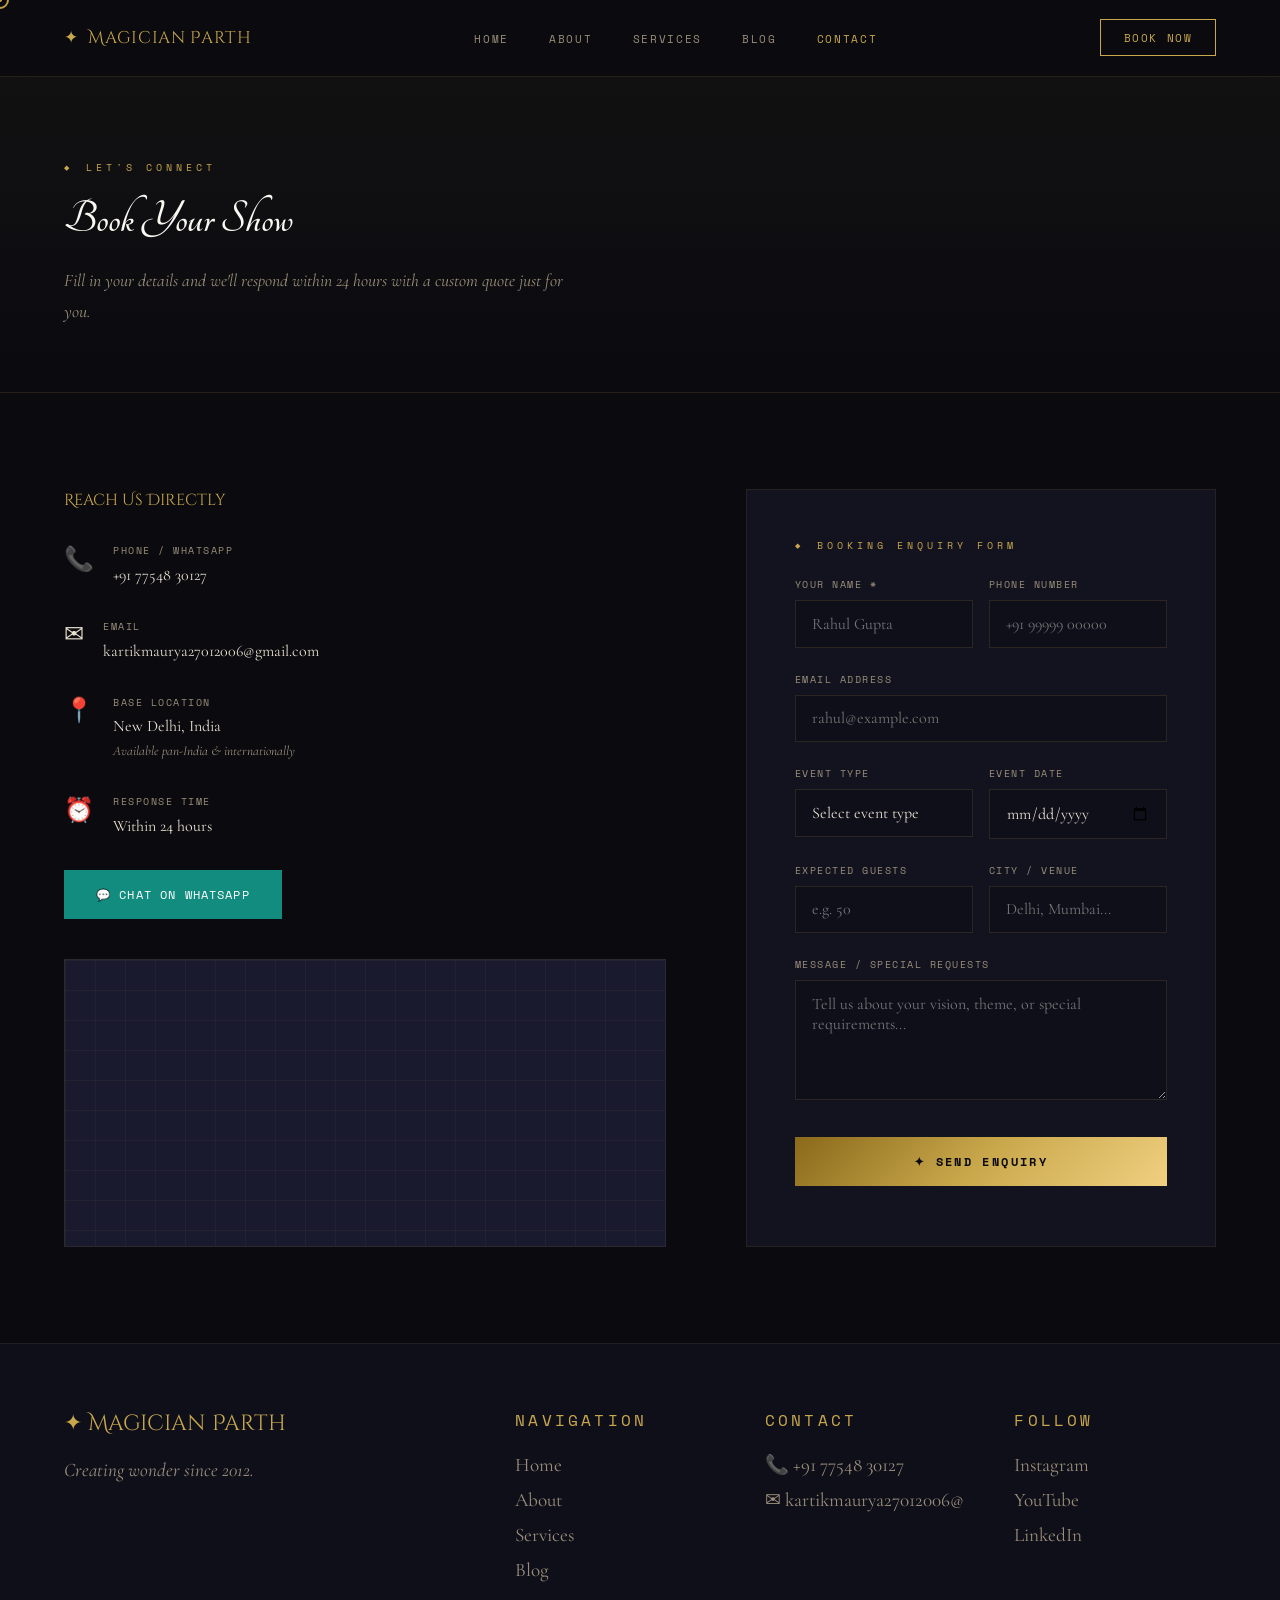
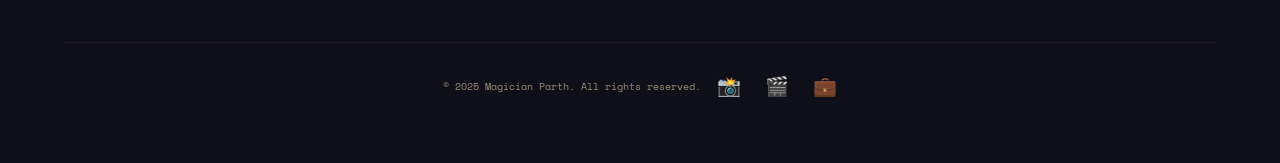
<file: contact.html>
<!DOCTYPE html>
<html lang="en">
<head>
<meta charset="UTF-8">
<meta name="viewport" content="width=device-width, initial-scale=1.0">
<title>Contact – Magician Parth</title>
<link rel="stylesheet" href="style.css">
<style>
  .page-hero {
    padding: 10rem 4rem 4rem;
    background: linear-gradient(180deg, rgba(201,168,76,0.05) 0%, transparent 100%);
    border-bottom: 1px solid rgba(201,168,76,0.1);
  }
  .contact-layout { display: grid; grid-template-columns: 1fr 1.3fr; gap: 5rem; }
  .contact-info-head { font-family: 'Cinzel Decorative', serif; font-size: 1rem; color: var(--gold); margin-bottom: 2rem; }
  .contact-item { display: flex; gap: 1.2rem; margin-bottom: 2rem; align-items: flex-start; }
  .contact-ico { font-size: 1.5rem; margin-top: 0.1rem; }
  .contact-item-label { font-family: 'Space Mono', monospace; font-size: 0.62rem; color: var(--text-dim); letter-spacing: 0.15em; text-transform: uppercase; margin-bottom: 0.3rem; }
  .contact-item-val { font-size: 1rem; color: var(--text); line-height: 1.5; }

  .map-box {
    margin-top: 2.5rem; height: 288px;
    background: var(--card2); border: 1px solid rgba(201,168,76,0.1);
    display: flex; align-items: center; justify-content: center;
    position: relative; overflow: hidden;
  }
  .map-box::before {
    content: ''; position: absolute; inset: 0;
    background-image: linear-gradient(rgba(201,168,76,0.05) 1px, transparent 1px),
                      linear-gradient(90deg, rgba(201,168,76,0.05) 1px, transparent 1px);
    background-size: 30px 30px;
  }
  .map-box-inner { position: relative; z-index: 1; text-align: center; }
  .map-box-inner .pin { font-size: 2.5rem; display: block; margin-bottom: 0.5rem; }
  .map-box-inner p { font-family: 'Space Mono', monospace; font-size: 0.68rem; color: var(--text-dim); }

  .contact-form { background: var(--card); border: 1px solid rgba(201,168,76,0.1); padding: 3rem; }
  .form-group { margin-bottom: 1.5rem; }
  .form-label { font-family: 'Space Mono', monospace; font-size: 0.62rem; letter-spacing: 0.15em; text-transform: uppercase; color: var(--text-dim); display: block; margin-bottom: 0.5rem; }
  .form-input, .form-select, .form-textarea {
    width: 100%; background: var(--deep);
    border: 1px solid rgba(201,168,76,0.15);
    color: var(--text); font-family: 'Cormorant Garamond', serif;
    font-size: 1rem; padding: 0.8rem 1rem;
    outline: none; transition: border-color 0.3s; appearance: none;
  }
  .form-input:focus, .form-select:focus, .form-textarea:focus { border-color: var(--gold); }
  .form-textarea { resize: vertical; min-height: 120px; }
  .form-row { display: grid; grid-template-columns: 1fr 1fr; gap: 1rem; }
  .form-submit { width: 100%; margin-top: 0.5rem; }

  @media (max-width: 900px) {
    .page-hero { padding: 8rem 1.5rem 3rem; }
    .contact-layout { grid-template-columns: 1fr; }
    .form-row { grid-template-columns: 1fr; }
  }
</style>
</head>
<body data-page="contact">

<div class="cursor" id="cursor"></div>
<div class="cursor-dot" id="cursorDot"></div>
<div class="notif" id="notif">✦ Enquiry sent! We'll reply within 24 hours.</div>

<!-- NAV -->
<nav>
  <a href="index.html" class="nav-logo"><span>✦</span> Magician Parth</a>
  <button class="hamburger" onclick="toggleMenu()"><span></span><span></span><span></span></button>
  <ul class="nav-links" id="navLinks">
    <li><a href="index.html" data-page="home">Home</a></li>
    <li><a href="about.html" data-page="about">About</a></li>
    <li><a href="services.html" data-page="services">Services</a></li>
    <li><a href="blog.html" data-page="blog">Blog</a></li>
    <li><a href="contact.html" data-page="contact">Contact</a></li>
  </ul>
  <a href="contact.html" class="nav-cta">Book Now</a>
</nav>

<!-- PAGE HERO -->
<div class="page-hero">
  <div class="section-tag">Let's Connect</div>
  <h1 class="section-title">Book Your Show</h1>
  <p class="section-sub">Fill in your details and we'll respond within 24 hours with a custom quote just for you.</p>
</div>

<!-- CONTACT LAYOUT -->
<section>
  <div class="contact-layout">

    <!-- INFO COLUMN -->
    <div>
      <div class="contact-info-head">Reach Us Directly</div>

      <div class="contact-item">
        <div class="contact-ico">📞</div>
        <div>
          <div class="contact-item-label">Phone / WhatsApp</div>
          <div class="contact-item-val">+91 77548 30127</div>
        </div>
      </div>
      <div class="contact-item">
        <div class="contact-ico">✉</div>
        <div>
          <div class="contact-item-label">Email</div>
          <div class="contact-item-val">kartikmaurya27012006@gmail.com</div>
        </div>
      </div>
      <div class="contact-item">
        <div class="contact-ico">📍</div>
        <div>
          <div class="contact-item-label">Base Location</div>
          <div class="contact-item-val">New Delhi, India<br><small style="color:var(--text-dim); font-style:italic;">Available pan-India & internationally</small></div>
        </div>
      </div>
      <div class="contact-item">
        <div class="contact-ico">⏰</div>
        <div>
          <div class="contact-item-label">Response Time</div>
          <div class="contact-item-val">Within 24 hours</div>
        </div>
      </div>

      <a class="wa-btn" href="https://wa.me/917754830127" target="_blank">
        💬 Chat on WhatsApp
      </a>

      <div class="map-box">
        <div class="map-box-inner">
          <iframe src="https://www.google.com/maps/embed?pb=!1m18!1m12!1m3!1d203021.35298061426!2d77.04417211070437!3d28.527554409214392!2m3!1f0!2f0!3f0!3m2!1i1024!2i768!4f13.1!3m3!1m2!1s0x390cfd5b347eb62d%3A0x52c2b7494e204dce!2sNew%20Delhi%2C%20Delhi!5e1!3m2!1sen!2sin!4v1778271317473!5m2!1sen!2sin" width="600" height="288" style="border:0;" allowfullscreen="" loading="lazy" referrerpolicy="no-referrer-when-downgrade"></iframe>
        </div>
      </div>
    </div>

    <!-- FORM COLUMN -->
    <div class="contact-form">
      <div class="section-tag" style="margin-bottom:1.5rem;">Booking Enquiry Form</div>

      <div class="form-row">
        <div class="form-group">
          <label class="form-label">Your Name *</label>
          <input class="form-input" type="text" placeholder="Rahul Gupta" id="cName">
        </div>
        <div class="form-group">
          <label class="form-label">Phone Number</label>
          <input class="form-input" type="tel" placeholder="+91 99999 00000" id="cPhone">
        </div>
      </div>

      <div class="form-group">
        <label class="form-label">Email Address</label>
        <input class="form-input" type="email" placeholder="rahul@example.com" id="cEmail">
      </div>

      <div class="form-row">
        <div class="form-group">
          <label class="form-label">Event Type</label>
          <select class="form-select form-input" id="cEvent">
            <option value="">Select event type</option>
            <option>Birthday Party</option>
            <option>Corporate Event</option>
            <option>Wedding / Reception</option>
            <option>Kids Party</option>
            <option>School / College Event</option>
            <option>Festival Show</option>
            <option>Other</option>
          </select>
        </div>
        <div class="form-group">
          <label class="form-label">Event Date</label>
          <input class="form-input" type="date" id="cDate">
        </div>
      </div>

      <div class="form-row">
        <div class="form-group">
          <label class="form-label">Expected Guests</label>
          <input class="form-input" type="number" placeholder="e.g. 50" id="cGuests">
        </div>
        <div class="form-group">
          <label class="form-label">City / Venue</label>
          <input class="form-input" type="text" placeholder="Delhi, Mumbai..." id="cCity">
        </div>
      </div>

      <div class="form-group">
        <label class="form-label">Message / Special Requests</label>
        <textarea class="form-textarea" placeholder="Tell us about your vision, theme, or special requirements..." id="cMsg"></textarea>
      </div>

      <button class="btn-primary form-submit" onclick="submitForm()">✦ Send Enquiry</button>
    </div>

  </div>
</section>

<!-- FOOTER -->
<footer>
  <div class="footer-grid">
    <div>
      <div class="footer-logo">✦ Magician Parth</div>
      <p class="footer-tagline">Creating wonder since 2012.</p>
    </div>
    <div>
      <div class="footer-heading">Navigation</div>
      <a class="footer-link" href="index.html">Home</a>
      <a class="footer-link" href="about.html">About</a>
      <a class="footer-link" href="services.html">Services</a>
      <a class="footer-link" href="blog.html">Blog</a>
    </div>
    <div>
      <div class="footer-heading">Contact</div>
      <span class="footer-link">📞 +91 77548 30127</span>
      <span class="footer-link">✉ kartikmaurya27012006@</span>
    </div>
    <div>
      <div class="footer-heading">Follow</div>
      <span class="footer-link">Instagram</span>
      <span class="footer-link">YouTube</span>
      <span class="footer-link">LinkedIn</span>
    </div>
  </div>
  <div class="footer-bottom">
    <div class="footer-copy">© 2025 Magician Parth. All rights reserved.</div>
    <div class="footer-socials"><span class="social-icon">📸</span><span class="social-icon">🎬</span><span class="social-icon">💼</span></div>
  </div>
</footer>

<script src="main.js"></script>
</body>
</html>
</file>
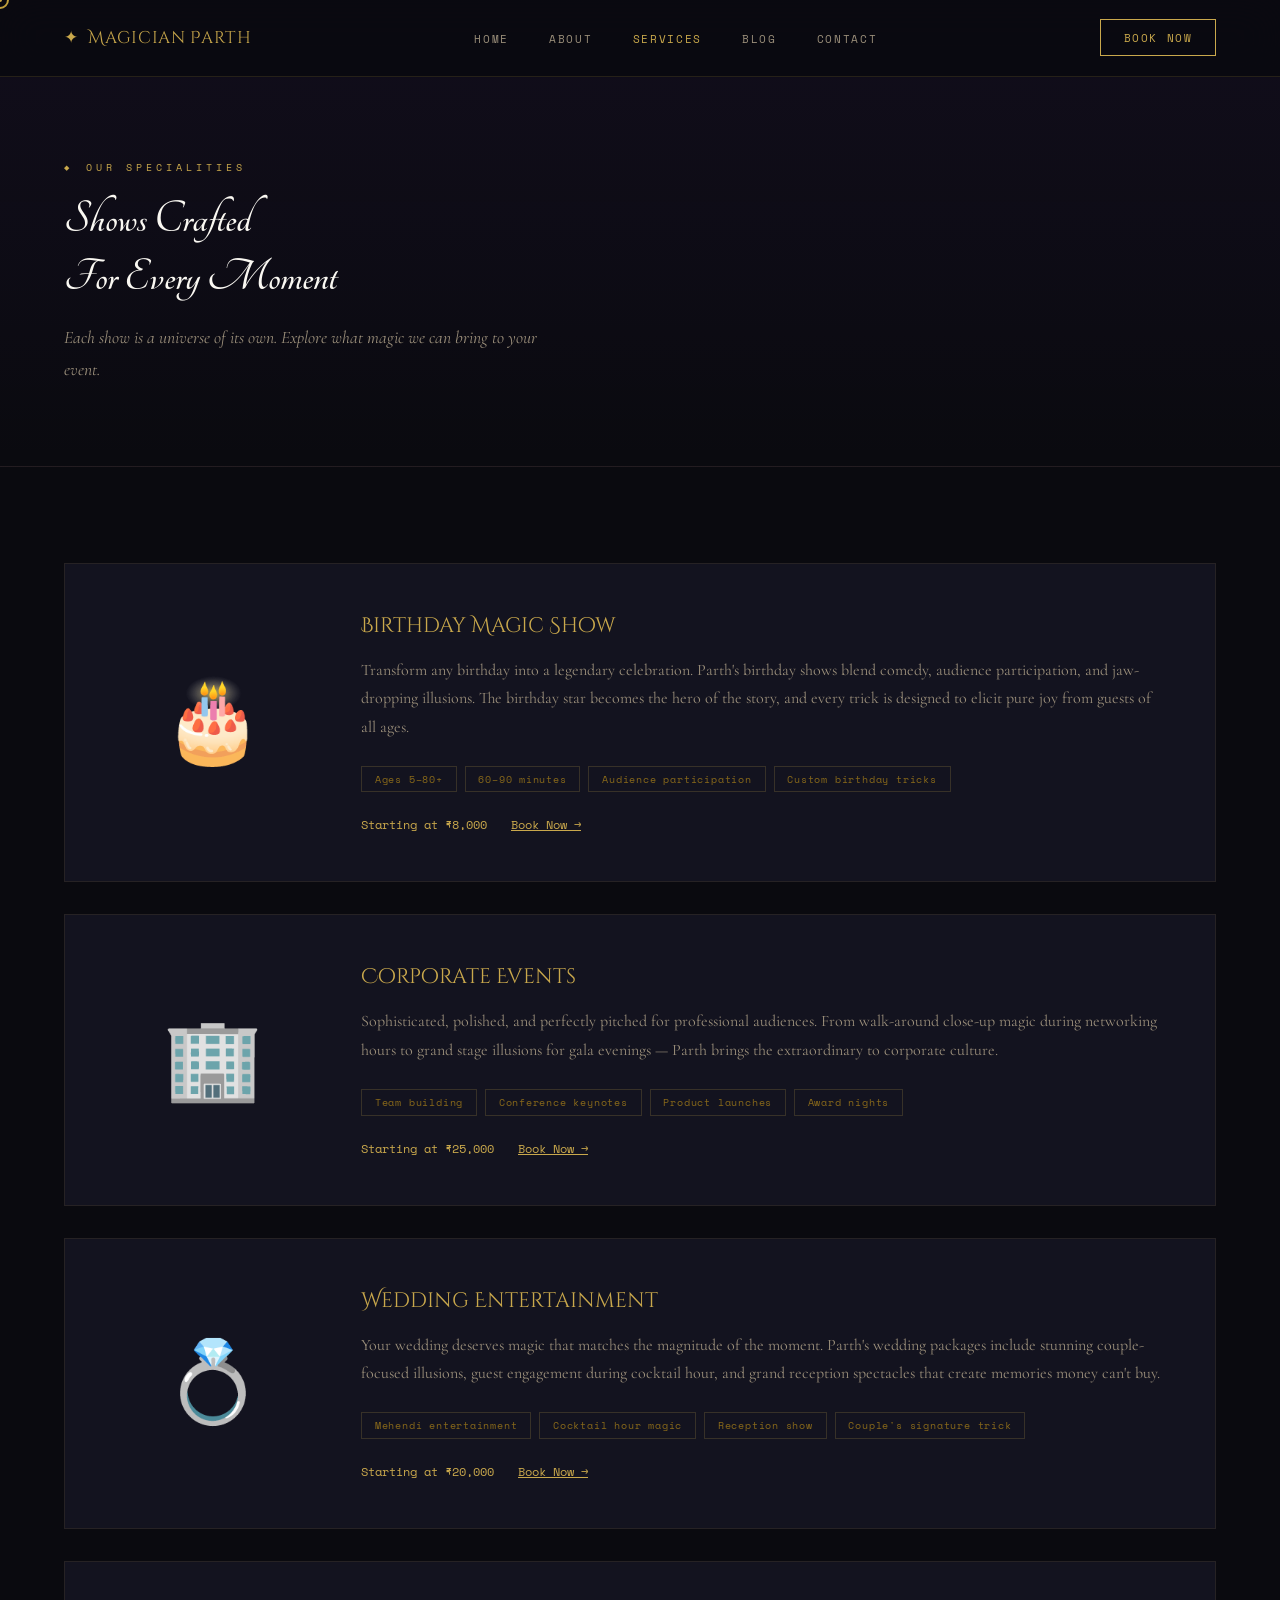
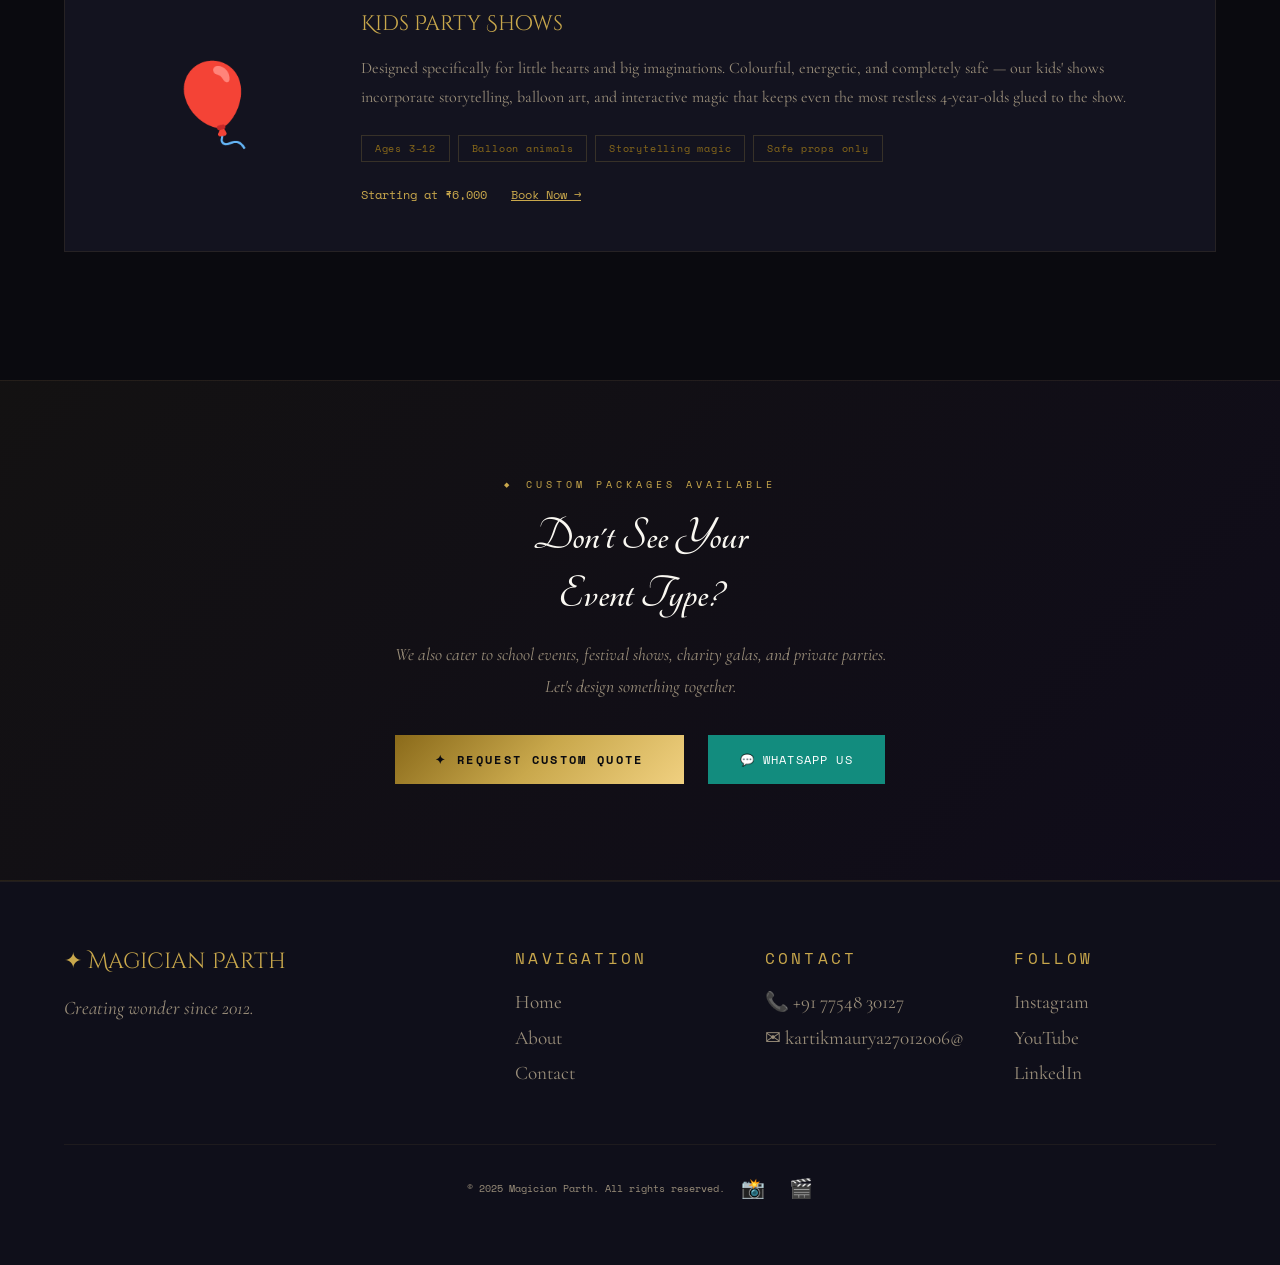
<file: services.html>
<!DOCTYPE html>
<html lang="en">
<head>
<meta charset="UTF-8">
<meta name="viewport" content="width=device-width, initial-scale=1.0">
<title>Services – Magician Parth</title>
<link rel="stylesheet" href="style.css">
<style>
  .page-hero {
    min-height: 45vh; padding: 10rem 4rem 5rem;
    background: linear-gradient(180deg, rgba(124,58,237,0.06) 0%, transparent 100%);
    border-bottom: 1px solid rgba(201,168,76,0.1);
  }
  .service-full-card {
    display: grid; grid-template-columns: 200px 1fr; gap: 3rem;
    background: var(--card); border: 1px solid rgba(201,168,76,0.1);
    padding: 3rem; margin-bottom: 2rem;
    transition: all 0.3s; align-items: center;
  }
  .service-full-card:hover { border-color: rgba(201,168,76,0.3); box-shadow: 0 10px 50px rgba(0,0,0,0.3); }
  .service-full-icon { font-size: 5rem; text-align: center; }
  .service-full-name { font-family: 'Cinzel Decorative', serif; font-size: 1.3rem; color: var(--gold); margin-bottom: 1rem; }
  .service-full-desc { font-size: 1rem; color: var(--text-dim); line-height: 1.8; margin-bottom: 1.5rem; }
  .service-features { display: flex; flex-wrap: wrap; gap: 0.5rem; margin-bottom: 1.5rem; }
  .feature-tag {
    font-family: 'Space Mono', monospace; font-size: 0.62rem;
    padding: 0.3rem 0.8rem; border: 1px solid rgba(201,168,76,0.2);
    color: var(--gold-dark); letter-spacing: 0.08em;
  }
  .service-full-price {
    font-family: 'Space Mono', monospace; font-size: 0.75rem;
    color: var(--gold); display: flex; align-items: center; gap: 1.5rem;
  }
  .service-full-price a { color: var(--gold); text-decoration: underline; cursor: pointer; }

  @media (max-width: 900px) {
    .page-hero { padding: 8rem 1.5rem 3rem; }
    .service-full-card { grid-template-columns: 1fr; }
    .service-full-icon { font-size: 3.5rem; }
  }
</style>
</head>
<body data-page="services">

<div class="cursor" id="cursor"></div>
<div class="cursor-dot" id="cursorDot"></div>

<!-- NAV -->
<nav>
  <a href="index.html" class="nav-logo"><span>✦</span> Magician Parth</a>
  <button class="hamburger" onclick="toggleMenu()"><span></span><span></span><span></span></button>
  <ul class="nav-links" id="navLinks">
    <li><a href="index.html" data-page="home">Home</a></li>
    <li><a href="about.html" data-page="about">About</a></li>
    <li><a href="services.html" data-page="services">Services</a></li>
    <li><a href="blog.html" data-page="blog">Blog</a></li>
    <li><a href="contact.html" data-page="contact">Contact</a></li>
  </ul>
  <a href="contact.html" class="nav-cta">Book Now</a>
</nav>

<!-- PAGE HERO -->
<div class="page-hero">
  <div class="section-tag">Our Specialities</div>
  <h1 class="section-title">Shows Crafted<br>For Every Moment</h1>
  <p class="section-sub">Each show is a universe of its own. Explore what magic we can bring to your event.</p>
</div>

<!-- SERVICE LISTINGS -->
<section>
  <div class="service-full-card">
    <div class="service-full-icon">🎂</div>
    <div>
      <div class="service-full-name">Birthday Magic Show</div>
      <p class="service-full-desc">Transform any birthday into a legendary celebration. Parth's birthday shows blend comedy, audience participation, and jaw-dropping illusions. The birthday star becomes the hero of the story, and every trick is designed to elicit pure joy from guests of all ages.</p>
      <div class="service-features">
        <span class="feature-tag">Ages 5–80+</span>
        <span class="feature-tag">60–90 minutes</span>
        <span class="feature-tag">Audience participation</span>
        <span class="feature-tag">Custom birthday tricks</span>
      </div>
      <div class="service-full-price">
        Starting at ₹8,000
        <a href="contact.html">Book Now →</a>
      </div>
    </div>
  </div>

  <div class="service-full-card">
    <div class="service-full-icon">🏢</div>
    <div>
      <div class="service-full-name">Corporate Events</div>
      <p class="service-full-desc">Sophisticated, polished, and perfectly pitched for professional audiences. From walk-around close-up magic during networking hours to grand stage illusions for gala evenings — Parth brings the extraordinary to corporate culture.</p>
      <div class="service-features">
        <span class="feature-tag">Team building</span>
        <span class="feature-tag">Conference keynotes</span>
        <span class="feature-tag">Product launches</span>
        <span class="feature-tag">Award nights</span>
      </div>
      <div class="service-full-price">
        Starting at ₹25,000
        <a href="contact.html">Book Now →</a>
      </div>
    </div>
  </div>

  <div class="service-full-card">
    <div class="service-full-icon">💍</div>
    <div>
      <div class="service-full-name">Wedding Entertainment</div>
      <p class="service-full-desc">Your wedding deserves magic that matches the magnitude of the moment. Parth's wedding packages include stunning couple-focused illusions, guest engagement during cocktail hour, and grand reception spectacles that create memories money can't buy.</p>
      <div class="service-features">
        <span class="feature-tag">Mehendi entertainment</span>
        <span class="feature-tag">Cocktail hour magic</span>
        <span class="feature-tag">Reception show</span>
        <span class="feature-tag">Couple's signature trick</span>
      </div>
      <div class="service-full-price">
        Starting at ₹20,000
        <a href="contact.html">Book Now →</a>
      </div>
    </div>
  </div>

  <div class="service-full-card">
    <div class="service-full-icon">🎈</div>
    <div>
      <div class="service-full-name">Kids Party Shows</div>
      <p class="service-full-desc">Designed specifically for little hearts and big imaginations. Colourful, energetic, and completely safe — our kids' shows incorporate storytelling, balloon art, and interactive magic that keeps even the most restless 4-year-olds glued to the show.</p>
      <div class="service-features">
        <span class="feature-tag">Ages 3–12</span>
        <span class="feature-tag">Balloon animals</span>
        <span class="feature-tag">Storytelling magic</span>
        <span class="feature-tag">Safe props only</span>
      </div>
      <div class="service-full-price">
        Starting at ₹6,000
        <a href="contact.html">Book Now →</a>
      </div>
    </div>
  </div>
</section>

<!-- CTA BAND -->
<section class="cta-band">
  <div class="section-tag" style="justify-content:center;">Custom Packages Available</div>
  <h2 class="section-title">Don't See Your<br>Event Type?</h2>
  <p class="section-sub" style="margin:0 auto; text-align:center;">We also cater to school events, festival shows, charity galas, and private parties. Let's design something together.</p>
  <div class="cta-btns">
    <a href="contact.html" class="btn-primary">✦ Request Custom Quote</a>
    <a class="wa-btn" href="https://wa.me/917754830127" target="_blank">💬 WhatsApp Us</a>
  </div>
</section>

<!-- FOOTER -->
<footer>
  <div class="footer-grid">
    <div>
      <div class="footer-logo">✦ Magician Parth</div>
      <p class="footer-tagline">Creating wonder since 2012.</p>
    </div>
    <div>
      <div class="footer-heading">Navigation</div>
      <a class="footer-link" href="index.html">Home</a>
      <a class="footer-link" href="about.html">About</a>
      <a class="footer-link" href="contact.html">Contact</a>
    </div>
    <div>
      <div class="footer-heading">Contact</div>
      <span class="footer-link">📞 +91 77548 30127</span>
      <span class="footer-link">✉ kartikmaurya27012006@</span>
    </div>
    <div>
      <div class="footer-heading">Follow</div>
      <span class="footer-link">Instagram</span>
      <span class="footer-link">YouTube</span>
      <span class="footer-link">LinkedIn</span>
    </div>
  </div>
  <div class="footer-bottom">
    <div class="footer-copy">© 2025 Magician Parth. All rights reserved.</div>
    <div class="footer-socials"><span class="social-icon">📸</span><span class="social-icon">🎬</span></div>
  </div>
</footer>

<script src="main.js"></script>
</body>
</html>
</file>
<file: style.css>
@import url('https://fonts.googleapis.com/css2?family=Cinzel+Decorative:wght@400;700;900&family=Cormorant+Garamond:ital,wght@0,300;0,400;0,600;1,300;1,400&family=Space+Mono:wght@400;700&display=swap');
@import url('https://fonts.googleapis.com/css2?family=Tangerine:wght@400;700&display=swap');


:root {
  --gold: #c9a84c;
  --gold-light: #f0d080;
  --gold-dark: #8a6a1a;
  --black: #0a0a0f;
  --deep: #0f0f1a;
  --card: #13131f;
  --card2: #1a1a2e;
  --text: #e8e0d0;
  --text-dim: #9a8e7a;
  --white: #faf8f2;
}

* { margin: 0; padding: 0; box-sizing: border-box; }
html { scroll-behavior: smooth; }
body {
  font-family: 'Cormorant Garamond', serif;
  background: var(--black);
  color: var(--text);
  overflow-x: hidden;
}

/* CURSOR */
.cursor {
  width: 18px; height: 18px;
  border: 2px solid var(--gold); border-radius: 50%;
  position: fixed; pointer-events: none; z-index: 9999;
  transform: translate(-50%,-50%);
  transition: width 0.2s, height 0.2s, background 0.2s;
  mix-blend-mode: difference;
}
.cursor-dot {
  width: 4px; height: 4px; background: var(--gold);
  border-radius: 50%; position: fixed; pointer-events: none;
  z-index: 9999; transform: translate(-50%,-50%);
}

/* NAV */
nav {
  position: fixed; top: 0; left: 0; right: 0; z-index: 1000;
  display: flex; align-items: center; justify-content: space-between;
  padding: 1.2rem 4rem;
  background: rgba(10,10,15,0.88);
  backdrop-filter: blur(20px);
  border-bottom: 1px solid rgba(201,168,76,0.15);
}
.nav-logo {
  font-family: 'Cinzel Decorative', serif;
  font-size: 1.05rem; color: var(--gold); text-decoration: none;
  display: flex; align-items: center; gap: 0.6rem; letter-spacing: 0.04em;
}
.nav-links { display: flex; gap: 2.5rem; list-style: none; }
.nav-links a {
  font-family: 'Space Mono', monospace; font-size: 0.7rem;
  color: var(--text-dim); text-decoration: none;
  letter-spacing: 0.15em; text-transform: uppercase; transition: color 0.3s;
}
.nav-links a:hover, .nav-links a.active { color: var(--gold); }
.nav-cta {
  font-family: 'Space Mono', monospace; font-size: 0.68rem;
  padding: 0.6rem 1.4rem; background: transparent;
  border: 1px solid var(--gold); color: var(--gold);
  letter-spacing: 0.15em; text-transform: uppercase;
  cursor: pointer; transition: all 0.3s; text-decoration: none; display: inline-block;
}
.nav-cta:hover { background: var(--gold); color: var(--black); }
.hamburger { display: none; flex-direction: column; gap: 5px; cursor: pointer; background: none; border: none; }
.hamburger span { width: 24px; height: 1px; background: var(--gold); display: block; }

/* SECTION */
section { padding: 6rem 4rem; }
.section-tag {
  font-family: 'Space Mono', monospace; font-size: 0.63rem;
  letter-spacing: 0.4em; text-transform: uppercase; color: var(--gold);
  margin-bottom: 1rem; display: flex; align-items: center; gap: 0.8rem;
}
.section-tag::before { content: '◆'; font-size: 0.45rem; }
.section-title {
  font-family:  "Tangerine", cursive;
  font-size: clamp(1.8rem, 4vw, 3rem); 
  color: var(--white); margin-bottom: 1rem; line-height: 1.2;
}
.section-sub {
  font-size: 1.1rem; font-style: italic;
  color: var(--text-dim); max-width: 500px; line-height: 1.8;
}

/* BUTTONS */
.btn-primary {
  font-family: 'Space Mono', monospace; font-size: 0.73rem;
  letter-spacing: 0.2em; text-transform: uppercase;
  padding: 1rem 2.5rem;
  background: linear-gradient(135deg, var(--gold-dark), var(--gold), var(--gold-light));
  color: var(--black); border: none; cursor: pointer;
  position: relative; overflow: hidden; transition: all 0.3s; font-weight: 700;
  text-decoration: none; display: inline-block;
}
.btn-primary:hover { transform: translateY(-2px); box-shadow: 0 10px 40px rgba(201,168,76,0.4); }
.btn-secondary {
  font-family: 'Space Mono', monospace; font-size: 0.73rem;
  letter-spacing: 0.2em; text-transform: uppercase;
  padding: 1rem 2.5rem; background: transparent;
  color: var(--text); border: 1px solid rgba(255,255,255,0.2);
  cursor: pointer; transition: all 0.3s; text-decoration: none; display: inline-block;
}
.btn-secondary:hover { border-color: var(--gold); color: var(--gold); transform: translateY(-2px); }
.wa-btn {
  display: inline-flex; align-items: center; gap: 0.8rem;
  background: #128C7E; color: white; padding: 1rem 2rem;
  font-family: 'Space Mono', monospace; font-size: 0.72rem;
  letter-spacing: 0.1em; text-transform: uppercase;
  border: none; cursor: pointer; transition: all 0.3s; text-decoration: none;
}
.wa-btn:hover { background: #075E54; transform: translateY(-2px); }

/* SERVICE CARDS */
.services-grid {
  display: grid; grid-template-columns: repeat(auto-fit, minmax(270px, 1fr));
  gap: 1.5rem; margin-top: 3rem;
}
.service-card {
  background: var(--card); border: 1px solid rgba(201,168,76,0.1);
  padding: 2.5rem; position: relative; overflow: hidden;
  transition: all 0.4s; cursor: pointer; text-decoration: none; display: block; color: inherit;
}
.service-card::before {
  content: ''; position: absolute; top: 0; left: 0; right: 0; height: 2px;
  background: linear-gradient(90deg, transparent, var(--gold), transparent);
  transform: scaleX(0); transition: transform 0.4s;
}
.service-card:hover::before { transform: scaleX(1); }
.service-card:hover { border-color: rgba(201,168,76,0.3); transform: translateY(-4px); box-shadow: 0 20px 60px rgba(0,0,0,0.4); }
.service-icon { font-size: 2.5rem; margin-bottom: 1.5rem; display: block; }
.service-name { font-family: 'Cinzel Decorative', serif; font-size: 0.95rem; color: var(--gold); margin-bottom: 0.8rem; }
.service-desc { font-size: 0.95rem; color: var(--text-dim); line-height: 1.7; }
.service-price {
  font-family: 'Space Mono', monospace; font-size: 0.72rem;
  color: var(--gold-dark); margin-top: 1.5rem; padding-top: 1rem;
  border-top: 1px solid rgba(201,168,76,0.1);
  display: flex; justify-content: space-between;
}

/* TESTIMONIALS */
.testimonials { background: var(--deep); position: relative; overflow: hidden; }
.testimonials::before {
  content: '"'; position: absolute; font-family: 'Cinzel Decorative', serif;
  font-size: 18rem; color: rgba(201,168,76,0.03); top: -3rem; left: 1rem; pointer-events: none;
}
.testi-grid { display: grid; grid-template-columns: repeat(auto-fit, minmax(290px, 1fr)); gap: 2rem; margin-top: 3rem; }
.testi-card { background: var(--card2); border: 1px solid rgba(201,168,76,0.08); padding: 2.5rem; }
.testi-stars { color: var(--gold); margin-bottom: 1.2rem; }
.testi-text { font-size: 1.05rem; font-style: italic; color: var(--text); line-height: 1.8; margin-bottom: 2rem; }
.testi-author { display: flex; align-items: center; gap: 1rem; }
.testi-avatar {
  width: 46px; height: 46px; border-radius: 50%;
  background: linear-gradient(135deg, var(--gold-dark), var(--gold));
  display: flex; align-items: center; justify-content: center;
  font-family: 'Cinzel Decorative', serif; font-size: 1rem; color: var(--black);
}
.testi-name { font-family: 'Space Mono', monospace; font-size: 0.72rem; color: var(--gold); letter-spacing: 0.08em; }
.testi-event { font-size: 0.85rem; color: var(--text-dim); font-style: italic; }

/* CTA BAND */
.cta-band {
  text-align: center;
  background: linear-gradient(135deg, rgba(201,168,76,0.05), rgba(124,58,237,0.05));
  border-top: 1px solid rgba(201,168,76,0.1); border-bottom: 1px solid rgba(201,168,76,0.1);
  position: relative; overflow: hidden;
}
.cta-btns { display: flex; gap: 1.5rem; justify-content: center; flex-wrap: wrap; margin-top: 2rem; }

/* FOOTER */
footer { background: var(--deep); border-top: 1px solid rgba(201,168,76,0.1); padding: 4rem; }
.footer-grid { display: grid; grid-template-columns: 2fr 1fr 1fr 1fr; gap: 3rem; margin-bottom: 3rem; }
.footer-logo { font-family: 'Cinzel Decorative', serif; font-size: 1.4rem; color: var(--gold); margin-bottom: 1rem; }
.footer-tagline { font-size: 1.2rem; font-style: italic; color: var(--text-dim); line-height: 1.7; }
.footer-heading { font-family: 'Space Mono', monospace; font-size: 1rem; color: var(--gold); letter-spacing: 0.2em; text-transform: uppercase; margin-bottom: 1.3rem; }
.footer-link { display: block; font-size: 1.2rem; color: var(--text-dim); margin-bottom: 0.7rem; text-decoration: none; transition: color 0.3s; }
.footer-link:hover { color: var(--gold); }
.footer-bottom { border-top: 1px solid rgba(201,168,76,0.08); padding-top: 2rem; display: flex; justify-content: center; align-items: center; flex-wrap: wrap; gap: 1rem; }
.footer-copy { font-family: 'Space Mono', monospace; font-size: 0.62rem; color: var(--text-dim); }
.footer-socials { display: flex; gap: 1.5rem; }
.social-icon { font-size: 1.2rem; color: var(--text-dim); cursor: pointer; transition: color 0.3s; }
.social-icon:hover { color: var(--gold); }

/* NOTIFICATION */
.notif {
  position: fixed; bottom: 2rem; right: 2rem;
  background: var(--card2); border: 1px solid rgba(201,168,76,0.3);
  padding: 1.2rem 2rem; font-family: 'Space Mono', monospace;
  font-size: 0.72rem; color: var(--gold); letter-spacing: 0.1em;
  z-index: 2000; transform: translateX(200%); transition: transform 0.4s;
  box-shadow: 0 10px 40px rgba(0,0,0,0.4);
}
.notif.show { transform: translateX(0); }

/* MOBILE */
@media (max-width: 900px) {
  nav { padding: 1.2rem 1.5rem; }
  .hamburger { display: flex; }
  .nav-links {
    display: none; position: absolute; top: 100%; left: 0; right: 0;
    background: var(--deep); flex-direction: column;
    padding: 2rem; gap: 1.5rem;
    border-bottom: 1px solid rgba(201,168,76,0.1);
  }
  .nav-links.open { display: flex; }
  .nav-cta { display: none; }
  section { padding: 4rem 1.5rem; }
  .footer-grid { grid-template-columns: 1fr 1fr; }
}
</file>
